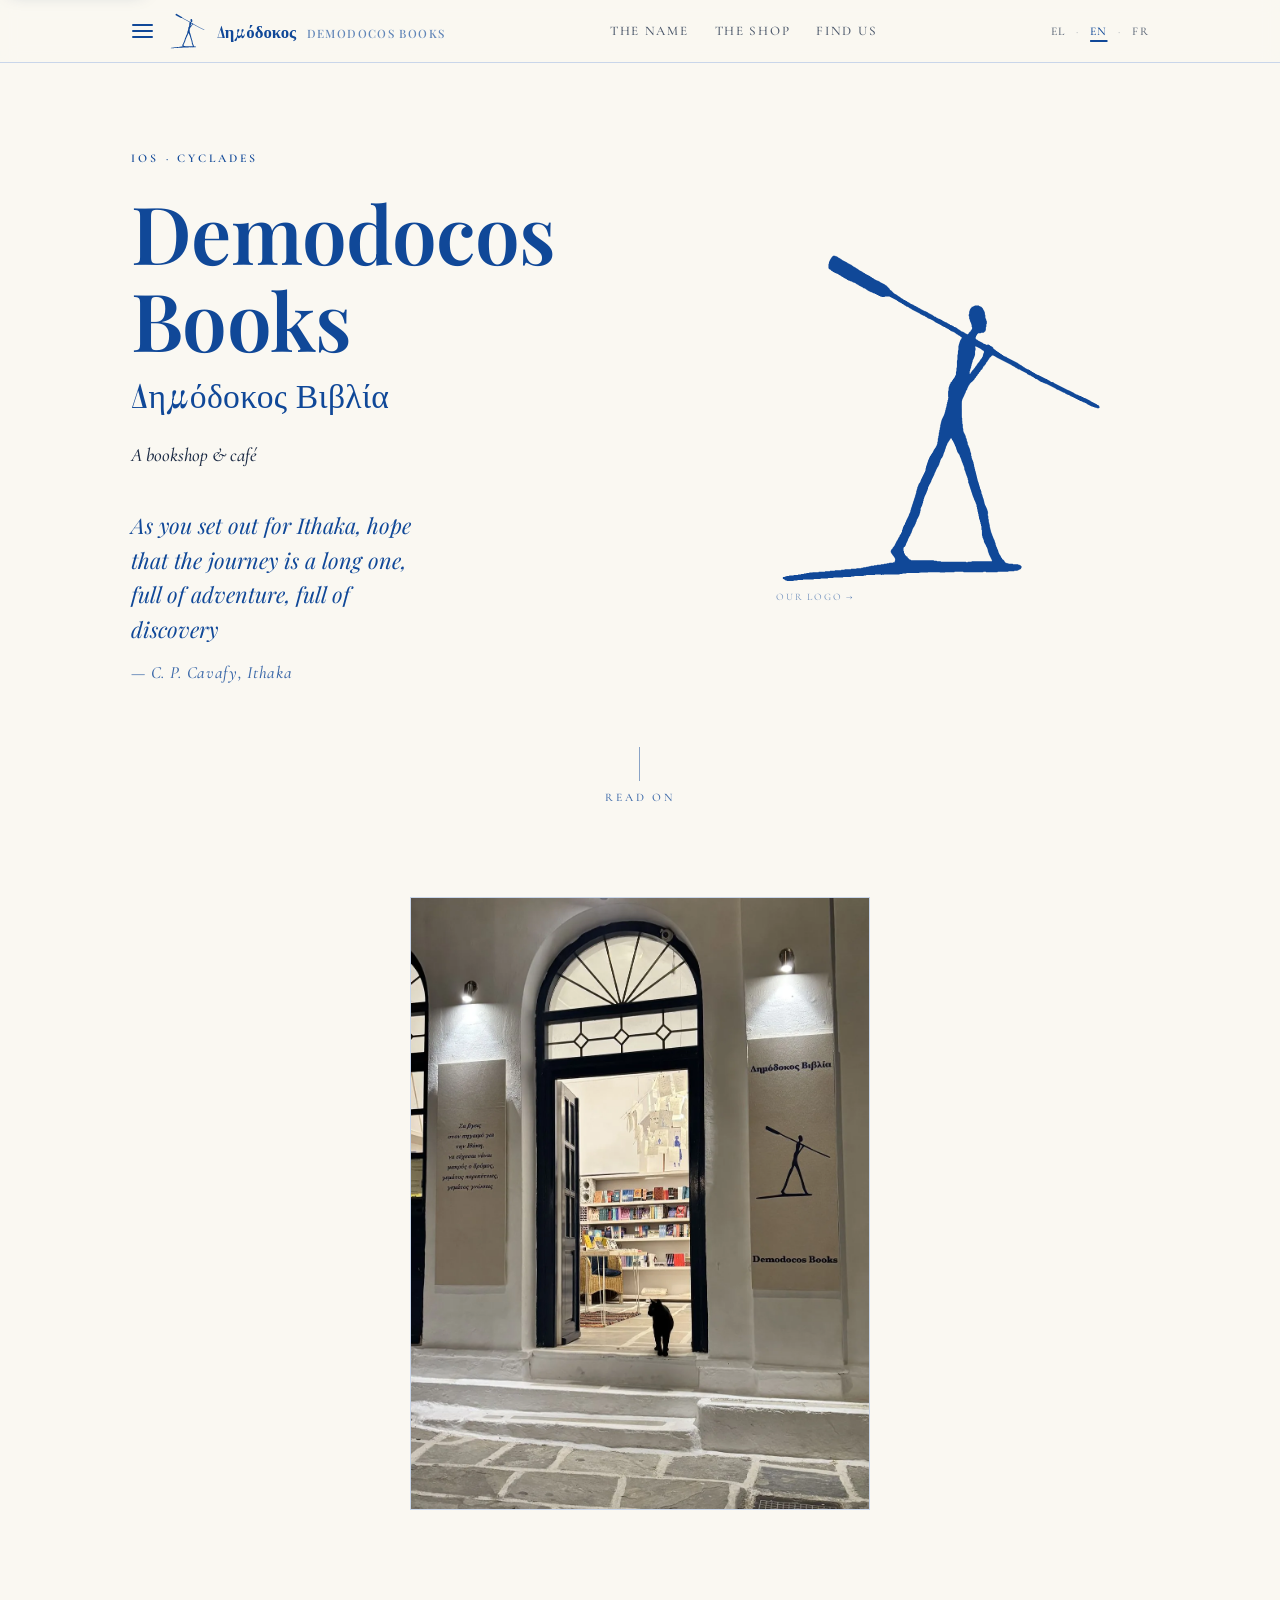
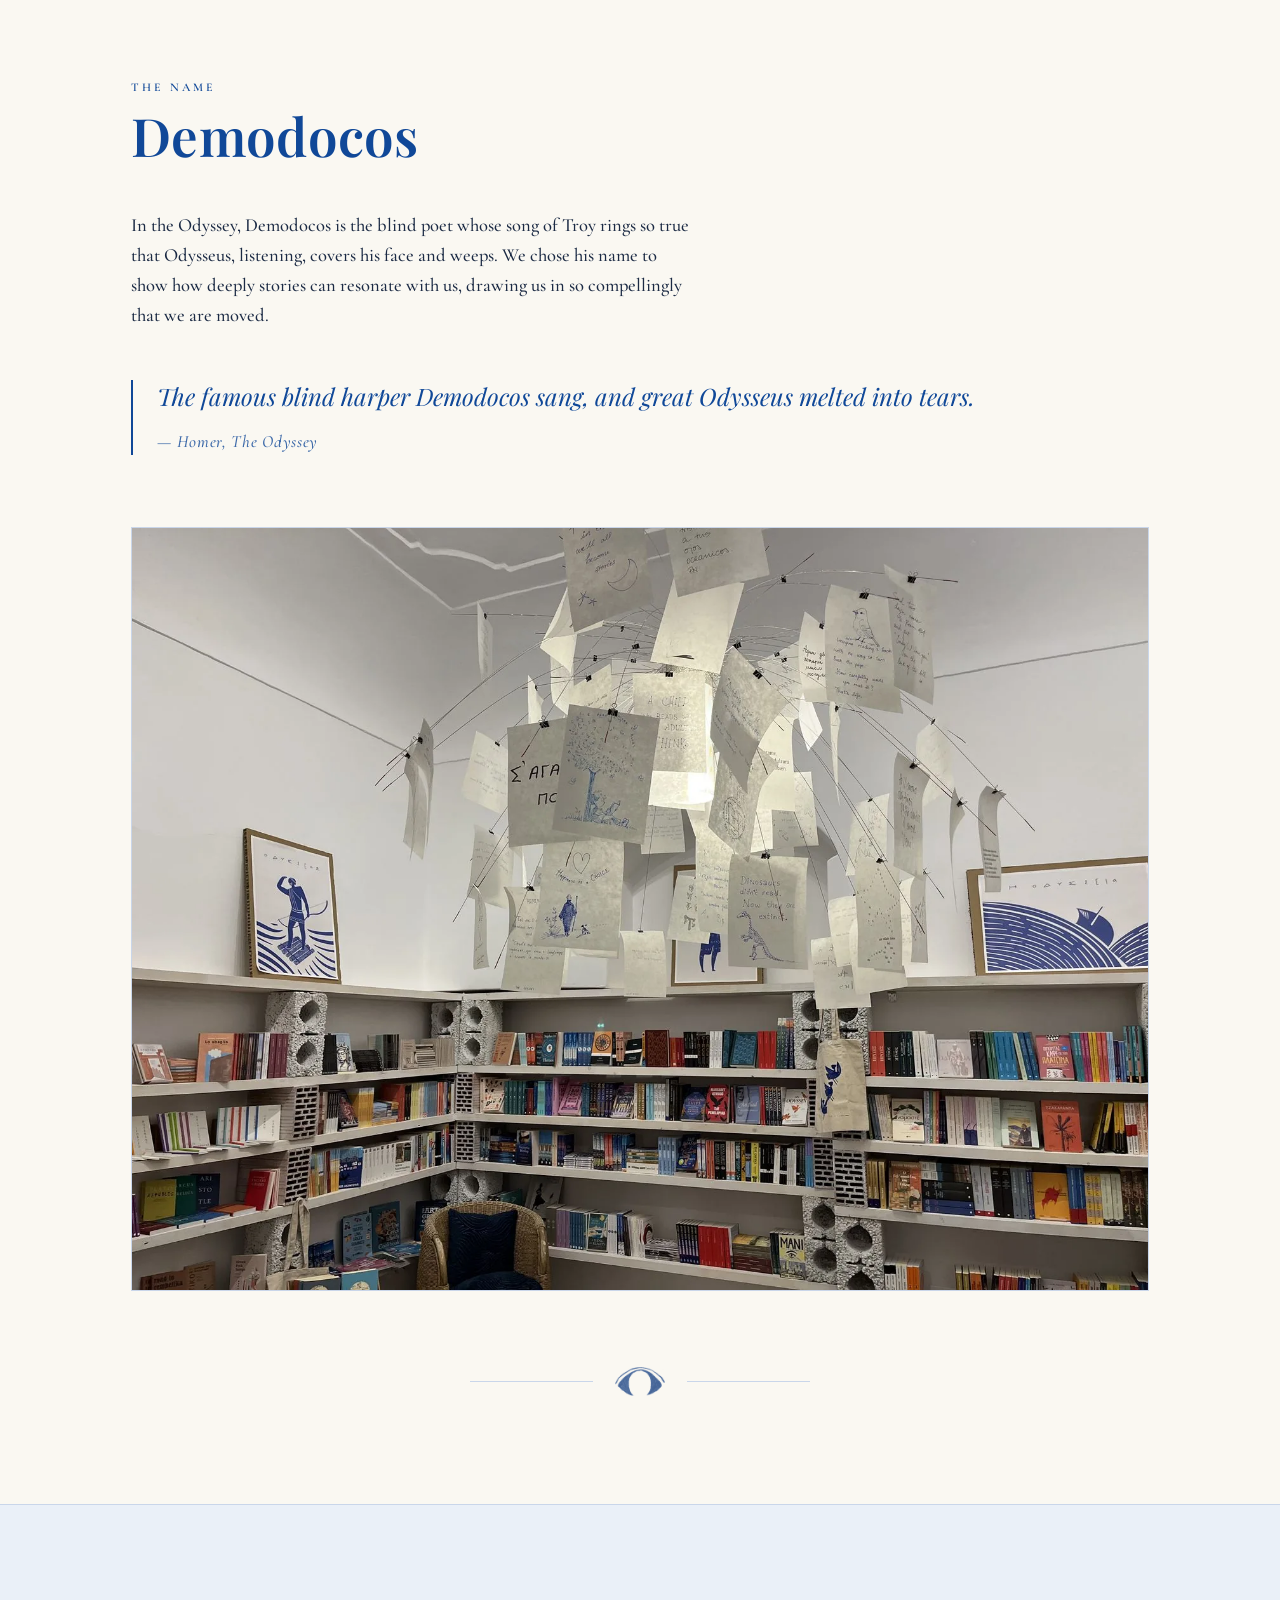
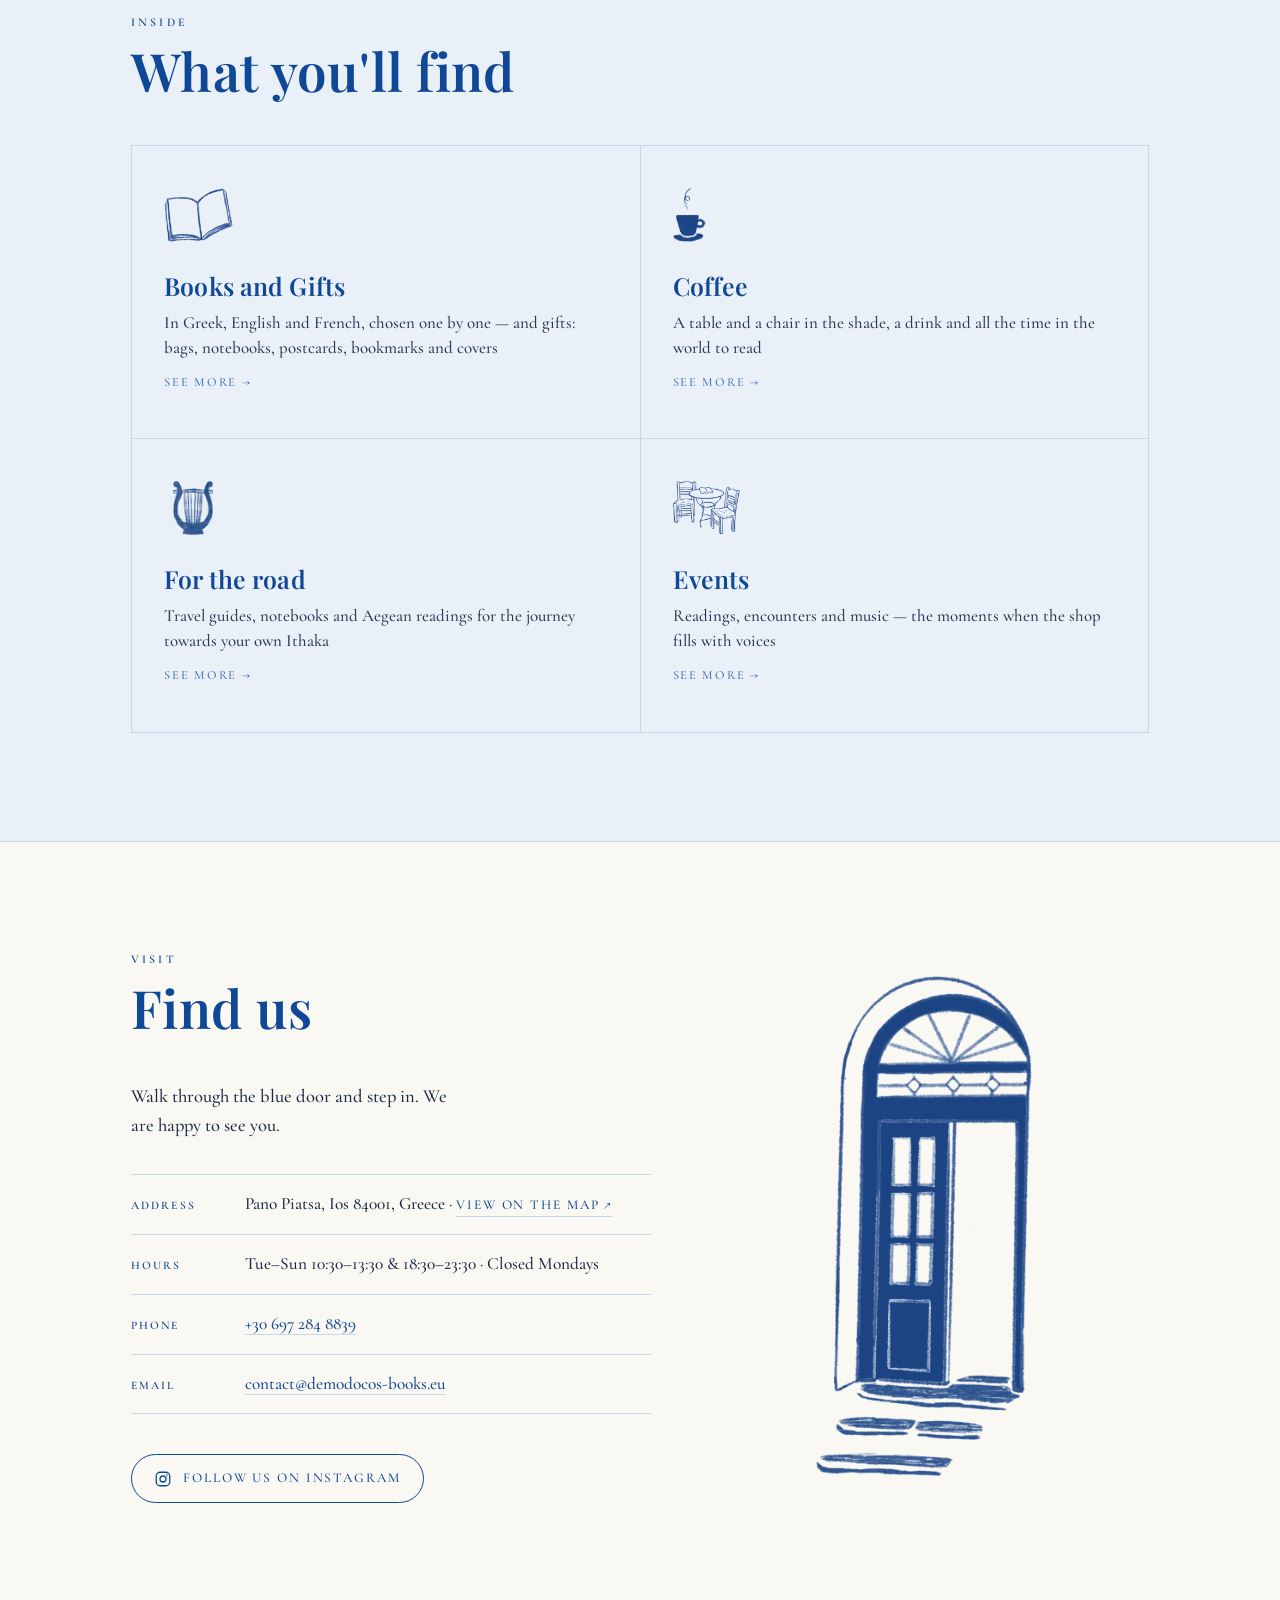
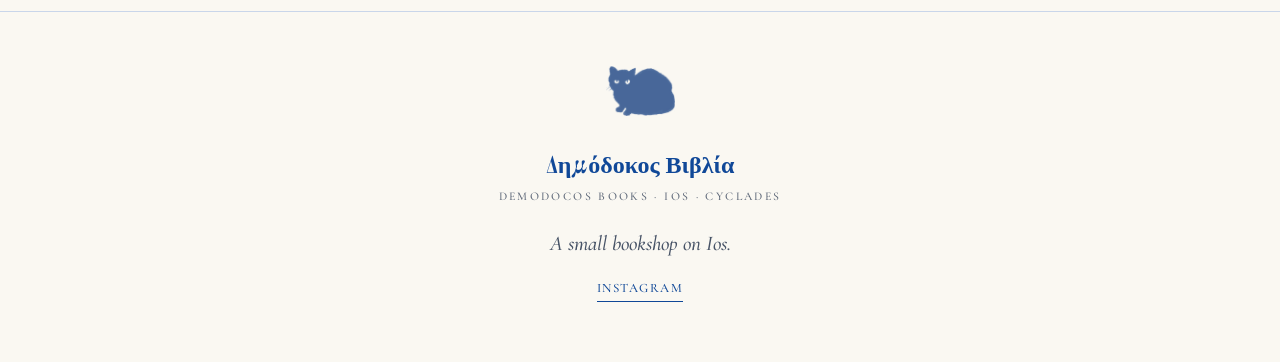
<file: index.html>
<!DOCTYPE html>
<html lang="en">
<head>
<meta charset="utf-8">
<meta name="viewport" content="width=device-width, initial-scale=1">
<meta name="theme-color" content="#104898">
<meta name="google-site-verification" content="bmaRLU1P5XqCJYdTUb9qqTUjNGtjZnTm5DRgJ8FaScw">
<title>Demodocos Books — Librairie & café à Ios, Cyclades (Grèce)</title>
<meta name="description" content="Demodocos Books (Δημόδοκος Βιβλία) — librairie & café indépendante à Ios, dans les Cyclades (Grèce). Des livres en grec, anglais et français, et un café à l'ombre.">
<link rel="canonical" href="https://demodocos-books.eu/">
<meta property="og:type" content="website">
<meta property="og:site_name" content="Demodocos Books">
<meta property="og:url" content="https://demodocos-books.eu/">
<meta property="og:title" content="Demodocos Books — Bookshop & café on Ios, Cyclades">
<meta property="og:description" content="An independent bookshop & café on Ios (Cyclades, Greece). Books in Greek, English and French.">
<meta property="og:image" content="https://demodocos-books.eu/assets/og-card-2.jpg">
<meta property="og:image:width" content="1200">
<meta property="og:image:height" content="630">
<meta property="og:image:alt" content="Demodocos Books logo: the oar-bearer figure in cobalt blue, beside the shop's name">
<meta property="og:locale" content="en_GB">
<meta property="og:locale:alternate" content="fr_FR">
<meta property="og:locale:alternate" content="el_GR">
<meta name="twitter:card" content="summary_large_image">
<meta name="twitter:url" content="https://demodocos-books.eu/">
<meta name="twitter:title" content="Demodocos Books — Bookshop & café on Ios, Cyclades">
<meta name="twitter:description" content="An independent bookshop & café on Ios (Cyclades, Greece). Books in Greek, English and French.">
<meta name="twitter:image" content="https://demodocos-books.eu/assets/og-card-2.jpg">
<script type="application/ld+json">
{
  "@context": "https://schema.org",
  "@type": ["BookStore", "CafeOrCoffeeShop"],
  "name": "Demodocos Books",
  "alternateName": "Δημόδοκος Βιβλία",
  "description": "Librairie & café indépendante à Ios, dans les Cyclades (Grèce). Livres en grec, anglais et français.",
  "url": "https://demodocos-books.eu/",
  "image": "https://demodocos-books.eu/assets/accueil.jpg",
  "logo": "https://demodocos-books.eu/apple-touch-icon.png",
  "telephone": "+306972848839",
  "priceRange": "€€",
  "address": {
    "@type": "PostalAddress",
    "streetAddress": "Pano Piatsa",
    "addressLocality": "Ios",
    "postalCode": "84001",
    "addressRegion": "Cyclades",
    "addressCountry": "GR"
  },
  "areaServed": "Ios, Cyclades, Greece",
  "knowsLanguage": ["el", "en", "fr"],
  "hasMap": "https://maps.app.goo.gl/Qtx7cTPL627Jr9NU8",
  "sameAs": ["https://www.instagram.com/demodocos.books.ios/"],
  "openingHoursSpecification": [
    { "@type": "OpeningHoursSpecification", "dayOfWeek": ["Tuesday","Wednesday","Thursday","Friday","Saturday","Sunday"], "opens": "10:30", "closes": "13:30" },
    { "@type": "OpeningHoursSpecification", "dayOfWeek": ["Tuesday","Wednesday","Thursday","Friday","Saturday","Sunday"], "opens": "18:30", "closes": "23:30" }
  ]
}
</script>
<link rel="icon" href="favicon.svg" type="image/svg+xml">
<link rel="icon" href="favicon.ico" sizes="any">
<link rel="apple-touch-icon" href="apple-touch-icon.png">
<meta name="apple-mobile-web-app-title" content="Δημόδοκος">
<link rel="manifest" href="manifest.json">
<link rel="preconnect" href="https://fonts.googleapis.com">
<link rel="preconnect" href="https://fonts.gstatic.com" crossorigin>
<link href="https://fonts.googleapis.com/css2?family=Cormorant+Garamond:ital,wght@0,400;0,500;0,600;1,400;1,500&family=Playfair+Display:ital,wght@0,400;0,500;0,600;0,700;1,400&display=swap" rel="stylesheet">

<!-- ════════════════════════════════════════════════════════════════════
     ZONE À MODIFIER  —  tout le texte du site est ici, et rien qu'ici.
     Pour chaque ligne : el = grec, en = anglais, fr = français.
     Ne changez que le texte entre les guillemets " ".
     Les éléments marqués  [ À COMPLÉTER ]  attendent vos informations.
     ════════════════════════════════════════════════════════════════════ -->
<script>
const CONTENT = {
  skip_link:      { el:"Μετάβαση στο περιεχόμενο", en:"Skip to content", fr:"Aller au contenu" },

  /* ----- Onglet du navigateur ----- */
  doc_title:      { el:"Δημόδοκος Βιβλία — Βιβλιοπωλείο & καφέ, Ίος (Κυκλάδες)", en:"Demodocos Books — Bookshop & café on Ios, Cyclades, Greece", fr:"Demodocos Books — Librairie & café à Ios, Cyclades (Grèce)" },

  /* ----- Menu du haut ----- */
  nav_name:       { el:"Το όνομα",      en:"The name",   fr:"Le nom" },
  nav_shop:       { el:"Το βιβλιοπωλείο", en:"The shop",   fr:"La librairie" },
  nav_books:      { el:"Βιβλία",        en:"Books",        fr:"Livres" },
  nav_cafe:       { el:"Καφές",         en:"Coffee",       fr:"Café" },
  nav_road:       { el:"Για τον δρόμο", en:"For the road", fr:"Pour la route" },
  nav_events:     { el:"Εκδηλώσεις",     en:"Events",       fr:"Événements" },
  nav_find:       { el:"Πού είμαστε",   en:"Find us",    fr:"Nous trouver" },

  /* ----- Accueil ----- */
  hero_place:     { el:"Ίος · Κυκλάδες", en:"Ios · Cyclades", fr:"Ios · Cyclades" },
  hero_kicker:    { el:"Βιβλιοπωλείο & καφέ", en:"A bookshop & café", fr:"Une librairie & un café" },
  hero_epigraph:  {
    el:"Σα βγεις στον πηγαιμό για την Ιθάκη, να εύχεσαι νάναι μακρύς ο δρόμος, γεμάτος περιπέτειες, γεμάτος γνώσεις",
    en:"As you set out for Ithaka, hope that the journey is a long one, full of adventure, full of discovery",
    fr:"Lorsque tu partiras pour Ithaque, souhaite que la route soit longue, pleine d'aventures, pleine d'enseignements" },
  hero_attr:      { el:"— Κ. Π. Καβάφης, Ιθάκη", en:"— C. P. Cavafy, Ithaka", fr:"— C. P. Cavafy, Ithaque" },
  hero_scroll:    { el:"Συνεχίστε", en:"Read on", fr:"Lire la suite" },

  /* ----- Bandeau « évènement de la semaine » (accueil → page Événements) -----
     Pour changer l'évènement mis en avant : modifier les 3 lignes ci-dessous.
     Pour MASQUER le bandeau (semaine sans évènement) : mettre banner_text à "" (el/en/fr). */
  banner_eyebrow: { el:"Αυτή την εβδομάδα", en:"This week", fr:"Cette semaine" },
  banner_text:    { el:"", en:"", fr:"" },
  banner_date:    { el:"Δευτέρα 24 Αυγούστου · 20:30 · Επάνω Πιάτσα", en:"Monday 24 August · 20:30 · Epano Piatsa", fr:"lundi 24 août · 20h30 · Epano Piatsa" },

  /* ----- Le nom / l'histoire ----- */
  name_label:     { el:"Το όνομα", en:"The name", fr:"Le nom" },
  name_title:     { el:"Δημόδοκος", en:"Demodocos", fr:"Démodocos" },
  name_body:      {
    el:"Στην Οδύσσεια, ο Δημόδοκος είναι ο τυφλός αοιδός που το τραγούδι του για την Τροία είναι τόσο αληθινό, ώστε ο Οδυσσέας, ακούγοντάς το, σκεπάζει το πρόσωπό του και κλαίει. Πήραμε το όνομά του γι' αυτόν τον τρόπο που μια ιστορία διασχίζει το δωμάτιο και σε βρίσκει.",
    en:"In the Odyssey, Demodocos is the blind poet whose song of Troy rings so true that Odysseus, listening, covers his face and weeps. We chose his name to show how deeply stories can resonate with us, drawing us in so compellingly that we are moved.",
    fr:"Dans l'Odyssée, Démodocos est le poète aveugle dont le chant de Troie sonne si juste qu'Ulysse, en l'écoutant, se voile le visage et pleure. Nous avons choisi son nom pour illustrer la profondeur avec laquelle les récits peuvent nous absorber et nous toucher au point de nous transformer." },

  /* ----- Le logo / le porteur de rame (modale — BROUILLONS à relire par Christophe) ----- */
  logo_link:  { el:"Το σήμα μας", en:"Our logo", fr:"Notre logo" },
  logo_close: { el:"Κλείσιμο", en:"Close", fr:"Fermer" },
  logo_label: { el:"Το σήμα μας", en:"Our logo", fr:"Notre logo" },
  logo_title: { el:"Ο άντρας με το κουπί", en:"The oar-bearer", fr:"Le porteur de rame" },
  logo_body: {
    el:"Ο Οδυσσέας ταξίδεψε ως τις παρυφές του Άδη για να συμβουλευτεί τον Τειρεσία, τον θρυλικό τυφλό μάντη, σχετικά με την επιστροφή του στην Ιθάκη. Ο μάντης τού αποκάλυψε τον δρόμο του νόστου, αλλά και μια ακόμη προφητεία. Επειδή ο Ποσειδώνας δεν θα ξεχάσει την οργή του για την τύφλωση του γιου του, ο Οδυσσέας, αφού επιστρέψει και τιμωρήσει τους μνηστήρες, θα πρέπει να αφήσει ξανά το σπίτι του. Κρατώντας ένα κουπί στον ώμο, θα πρέπει να προχωρήσει προς την ενδοχώρα, ώσπου να φτάσει σε ανθρώπους που δεν γνωρίζουν τίποτε από πλοία, από κουπιά ή από θάλασσα. Μόνο όταν ένας οδοιπόρος περάσει το κουπί για λιχνιστήρι, θα φτάσει στο τέλος της η δεύτερη οδύσσειά του. Εκεί θα μπήξει το κουπί στη γη, θα προσφέρει θυσίες στον Ποσειδώνα και, τέλος, θα επιστρέψει στην πατρίδα του για να ζήσει ειρηνικά τα χρόνια που του απομένουν.",
    en:"Odysseus journeyed to the edge of the Underworld to consult Tiresias, the legendary blind seer, about his return to Ithaca. The diviner revealed both the path home and a further prophecy. As atonement for blinding Poseidon's son and for his own hubris, Odysseus would have to abandon his wife and son once again after his return. Carrying an oar over his shoulder, he must wander inland until encountering people who know nothing of ships or the sea. Only when a stranger mistakes the oar for a winnowing fan will his second odyssey come to an end. There he will plant it in the earth, offer sacrifices and finally return home to live out his remaining years in peace.",
    fr:"Ulysse se rendit aux confins des Enfers afin de consulter Tirésias, le légendaire devin aveugle, au sujet de son retour à Ithaque. Le prophète lui révéla à la fois le chemin du retour et une autre prophétie. Pour expier l'aveuglement du fils de Poséidon et sa propre hubris, Ulysse devra, après son retour, abandonner une fois encore sa femme et son fils. Portant une rame sur l'épaule, il lui faudra errer vers l'intérieur des terres jusqu'à rencontrer des peuples qui ne connaissent rien des navires ni de la mer. Ce n'est que lorsqu'un étranger prendra la rame pour un van* que sa seconde odyssée prendra fin. Là, il plantera la rame dans la terre, offrira des sacrifices et rentrera enfin chez lui pour vivre en paix les années qui lui resteront." },
  logo_note: { el:"", en:"", fr:"* van : outil agricole servant à séparer le grain de la balle." },

  homer_epigraph: {
    el:"Ο ξακουστός τυφλός αοιδός Δημόδοκος τραγουδούσε, κι ο μέγας Οδυσσέας έλιωνε στα δάκρυα.",
    en:"The famous blind harper Demodocos sang, and great Odysseus melted into tears.",
    fr:"Le célèbre aède aveugle Démodocos chanta, et le grand Ulysse fondit en larmes." },
  homer_attr:     { el:"— Όμηρος, Οδύσσεια", en:"— Homer, The Odyssey", fr:"— Homère, L'Odyssée" },

  /* ----- La librairie ----- */
  shop_label:     { el:"Μέσα", en:"Inside", fr:"À l'intérieur" },
  shop_title:     { el:"Τι θα βρείτε", en:"What you'll find", fr:"Ce que vous trouverez" },
  card_books_t:   { el:"Βιβλία & δώρα", en:"Books and Gifts", fr:"Livres et cadeaux" },
  card_books_b:   {
    el:"Στα ελληνικά, αγγλικά και γαλλικά, διαλεγμένα ένα ένα — και δώρα: τσάντες, σημειωματάρια, σελιδοδείκτες και προστατευτικά βιβλίων",
    en:"In Greek, English and French, chosen one by one — and gifts: bags, notebooks, postcards, bookmarks and covers",
    fr:"En grec, anglais et français, choisis un à un — et des cadeaux : sacs, carnets, cartes postales, marque-pages et protège-livres" },
  card_cafe_t:    { el:"Καφές", en:"Coffee", fr:"Un café" },
  card_cafe_b:    {
    el:"Ένα τραπέζι και μια καρέκλα στη σκιά, ένα ρόφημα κι όλον τον χρόνο του κόσμου για διάβασμα",
    en:"A table and a chair in the shade, a drink and all the time in the world to read",
    fr:"Une table et une chaise à l'ombre, une boisson et tout le temps du monde pour lire" },
  card_island_t:  { el:"Για τον δρόμο", en:"For the road", fr:"Pour la route" },
  card_island_b:  {
    el:"Ταξιδιωτικοί οδηγοί, σημειωματάρια και αναγνώσματα των νησιών του Αιγαίου για το ταξίδι προς τη δική σας Ιθάκη",
    en:"Travel guides, notebooks and Aegean readings for the journey towards your own Ithaka",
    fr:"Des livrets de voyage, des carnets de notes et des lectures égéennes pour vous accompagner vers vos propres Ithaques" },
  card_events_t:  { el:"Εκδηλώσεις", en:"Events", fr:"Rendez-vous" },
  card_events_b:  {
    el:"Αναγνώσεις, συναντήσεις και μουσική — οι στιγμές που το βιβλιοπωλείο γεμίζει φωνές",
    en:"Readings, encounters and music — the moments when the shop fills with voices",
    fr:"Lectures, rencontres et musique — les moments où la librairie se remplit de voix" },
  card_more:      { el:"Δείτε περισσότερα", en:"See more", fr:"En savoir plus" },

  /* ----- Nous trouver ----- */
  find_label:     { el:"Επίσκεψη", en:"Visit", fr:"Venir" },
  find_title:     { el:"Πού θα μας βρείτε", en:"Find us", fr:"Nous trouver" },
  find_body:      {
    el:"Περάστε τη μπλε πόρτα και ελάτε μέσα. Χαιρόμαστε που σας βλέπουμε.",
    en:"Walk through the blue door and step in. We are happy to see you.",
    fr:"Passez la porte bleue et entrez. Nous sommes heureux de vous voir." },
  find_addr_label:{ el:"Διεύθυνση", en:"Address", fr:"Adresse" },
  find_addr:      { el:"Πάνω Πιάτσα, Ίος 840 01", en:"Pano Piatsa, Ios 84001, Greece", fr:"Pano Piatsa, Ios 84001, Grèce" },
  find_hours_label:{ el:"Ώρες", en:"Hours", fr:"Horaires" },
  find_hours:     { el:"Τρί–Κυρ 10:30–13:30 & 18:30–23:30 · Δευτέρα κλειστά", en:"Tue–Sun 10:30–13:30 & 18:30–23:30 · Closed Mondays", fr:"Mar–Dim 10h30–13h30 & 18h30–23h30 · Fermé le lundi" },
  find_phone_label:{ el:"Τηλέφωνο", en:"Phone", fr:"Téléphone" },
  find_email_label:{ el:"Email", en:"Email", fr:"E-mail" },
  find_map:       { el:"Δείτε στον χάρτη", en:"View on the map", fr:"Voir sur la carte" },
  find_insta:     { el:"Ακολουθήστε μας στο Instagram", en:"Follow us on Instagram", fr:"Suivez-nous sur Instagram" },

  /* ----- Pied de page ----- */
  foot_tagline:   { el:"Ένα μικρό βιβλιοπωλείο στην Ίο.", en:"A small bookshop on Ios.", fr:"Une petite librairie à Ios." },
  foot_legal:     { el:"Νομικές πληροφορίες", en:"Legal notice", fr:"Mentions légales" }
};

/* ----- Lien Instagram (à laisser ou à mettre à jour) ----- */
const INSTAGRAM_URL = "https://www.instagram.com/demodocos.books.ios/";

/* ----- Téléphone, e-mail et lien Google Maps ----- */
const PHONE = "+30 697 284 8839";
const EMAIL = "contact@demodocos-books.eu";
const MAPS_URL = "https://maps.app.goo.gl/Qtx7cTPL627Jr9NU8";

/* ----- Langue affichée à l'arrivée : "en", "fr" ou "el" ----- */
const DEFAULT_LANG = "en";
</script>
<!-- ═══════════════ FIN DE LA ZONE À MODIFIER ═══════════════ -->

<link rel="stylesheet" href="styles.css">
<style>
  /* La modale d'explication s'ouvre de DEUX façons (toutes deux branchées sur .js-logo-open) :
     (1) le lien visible « Notre logo → » en bas à gauche du porteur de rame — comme en prod,
         mais MASQUÉ sous le breakpoint mobile (là où il tombait près de l'eyebrow et cassait
         la lecture) ;
     (2) le porteur de rame lui-même, via un bouton transparent qui le couvre — reste le moyen
         d'ouvrir la modale sur mobile. (Scopé ici ; à porter dans styles.css.) */
  .figure-stage .logo-wrap{position:relative;width:min(330px,80%);margin-inline:auto;line-height:0;cursor:pointer}
  .figure-stage .logo-wrap svg.fig{width:100%;transition:opacity .2s}
  .figure-stage .logo-wrap:hover svg.fig{opacity:.82}   /* léger repli au survol → indique le clic */
  @media(max-width:680px){ .figure-stage .logo-wrap{width:min(220px,56%)} }
  /* (2) bouton transparent couvrant tout le logo — grande cible, déclencheur accessible partout */
  .logo-btn{position:absolute;inset:0;z-index:3;margin:0;padding:0;background:none;border:0;cursor:pointer}
  .logo-btn:focus-visible{outline:2px solid var(--ink);outline-offset:4px;border-radius:4px}
  .logo-btn .sr-only{position:absolute;width:1px;height:1px;padding:0;margin:-1px;
    overflow:hidden;clip:rect(0 0 0 0);white-space:nowrap;border:0}   /* libellé lecteurs d'écran, invisible */
  /* (1) lien visible en bas à gauche (identique à la prod), masqué sur mobile */
  .logo-link{position:absolute;left:0;bottom:-1.6em;z-index:4;
    background:none;border:0;cursor:pointer;padding:0;
    font-family:var(--body);text-transform:uppercase;letter-spacing:.18em;font-size:.62rem;
    color:var(--ink);opacity:.6;white-space:nowrap}
  .logo-link::after{content:" \2192"}
  .logo-link:hover{opacity:1}
  @media(max-width:780px){ .logo-link{display:none} }

  dialog.logo-modal{box-sizing:border-box;width:92vw;max-width:560px;max-height:86vh;
    border:0;padding:0;background:var(--wash);color:var(--text);border-radius:6px;
    overflow:hidden;box-shadow:0 24px 70px rgba(10,46,99,.32)}
  dialog.logo-modal::backdrop{background:rgba(10,46,99,.55)}
  /* filigrane : rattaché au dialog (reste fixe pendant que le texte défile) */
  .logo-modal .mark{position:absolute;right:clamp(8px,3vw,24px);bottom:0;
    width:min(58%,240px);height:auto;opacity:.08;pointer-events:none;z-index:0}
  /* .inner = zone défilable (le texte défile DANS la fenêtre) */
  .logo-modal .inner{box-sizing:border-box;position:relative;z-index:1;
    max-height:86vh;overflow-y:auto;-webkit-overflow-scrolling:touch;
    padding:clamp(26px,5vw,52px)}
  .logo-modal .body{position:relative}
  .logo-modal .label{display:block;margin-bottom:.7em}
  .logo-modal h2{font-size:clamp(1.5rem,3.2vw,2rem);margin:0 0 .6em}
  .logo-modal .txt{font-size:1.06rem;line-height:1.6;max-width:44ch;margin:0;
    overflow-wrap:break-word;text-align:justify;hyphens:auto}
  .logo-modal .gloss{margin:.9em 0 0;font-size:.86rem;font-style:italic;
    line-height:1.5;color:var(--text);opacity:.7}
  .logo-modal .gloss:empty{display:none}
  .logo-modal .close{position:absolute;top:10px;right:14px;z-index:2;background:none;border:0;
    font-size:1.9rem;line-height:1;color:var(--ink);cursor:pointer;opacity:.6;padding:.1em .2em}
  .logo-modal .close:hover{opacity:1}
  @media(max-width:520px){
    .logo-modal .txt{font-size:.94rem;line-height:1.58}
    .logo-modal h2{font-size:1.4rem}
  }

  /* Bandeau « évènement de la semaine » : sous l'en-tête, cliquable → events.html.
     Pile centrée IDENTIQUE mobile/laptop (aucun CSS séparé par taille) : eyebrow (quasi-noir)
     + titre (Playfair 600, cobalt, agrandi) + date. (Scopé ici ; à porter dans styles.css.) */
  .event-banner{display:block;background:var(--wash);border-bottom:1px solid var(--line);
    color:var(--ink);text-decoration:none;font-family:var(--body)}
  .event-banner[hidden]{display:none}
  .event-banner .eb-inner{display:flex;flex-direction:column;align-items:center;text-align:center;
    gap:.28em;padding-top:14px;padding-bottom:14px}
  .event-banner .eb-eyebrow{text-transform:uppercase;letter-spacing:.24em;font-size:.74rem;
    font-weight:600;color:var(--text)}
  .event-banner .eb-text{font-family:var(--display);font-weight:600;font-size:1.3rem;line-height:1.24;
    color:var(--ink)}
  .event-banner .eb-meta{display:inline-flex;align-items:center;gap:.55em;
    font-size:.92rem;letter-spacing:.02em;color:var(--text);opacity:.9}
  .event-banner .eb-arrow{transition:transform .2s}
  .event-banner:hover .eb-text{text-decoration:underline;text-underline-offset:3px}
  .event-banner:hover .eb-arrow{transform:translateX(3px)}
</style>
</head>
<body>
<a class="skip-link" href="#main" data-i18n="skip_link">Aller au contenu</a>

<!-- jeu d'icônes (réutilisées par <use>) -->
<svg width="0" height="0" style="position:absolute" aria-hidden="true">
  <symbol id="i-eye" viewBox="0 0 64 36" fill="none" stroke="currentColor" stroke-width="2.2" stroke-linecap="round" stroke-linejoin="round">
    <path d="M3 18 C 16 5, 48 5, 61 18 C 48 31, 16 31, 3 18 Z"/><circle cx="32" cy="18" r="7.5"/><circle cx="32" cy="18" r="2.6" fill="currentColor" stroke="none"/>
  </symbol>
  <symbol id="i-book" viewBox="0 0 64 50" fill="none" stroke="currentColor" stroke-width="2.2" stroke-linecap="round" stroke-linejoin="round">
    <path d="M32 13 C 24 7, 11 7, 5 11 L5 40 C 11 36, 24 36, 32 42 C 40 36, 53 36, 59 40 L59 11 C 53 7, 40 7, 32 13 Z"/><path d="M32 13 L32 42"/>
  </symbol>
  <symbol id="i-cup" viewBox="0 0 48 44" fill="none" stroke="currentColor" stroke-width="2.2" stroke-linecap="round" stroke-linejoin="round">
    <path d="M7 17 H37 V29 a11 11 0 0 1 -11 11 H18 a11 11 0 0 1 -11 -11 Z"/><path d="M37 19 a8 8 0 0 1 0 15"/><path d="M15 6 q3 4 0 8 M23 6 q3 4 0 8 M31 6 q3 4 0 8"/>
  </symbol>
  <symbol id="i-lyre" viewBox="0 0 48 56" fill="none" stroke="currentColor" stroke-width="2.2" stroke-linecap="round" stroke-linejoin="round">
    <path d="M13 50 C 4 39, 5 13, 16 7 M35 50 C 44 39, 43 13, 32 7"/><path d="M13 50 H35"/><path d="M16 7 q8 -5 16 0"/><path d="M19 13 V47 M24 12 V48 M29 13 V47"/>
  </symbol>
  <symbol id="i-cat" viewBox="0 0 48 44" fill="none" stroke="currentColor" stroke-width="2.2" stroke-linecap="round" stroke-linejoin="round">
    <path d="M9 39 C 5 30, 6 17, 13 11 L9 3 L18 10 a15 8 0 0 1 12 0 L39 3 L35 11 C 42 17, 43 30, 39 39 Z"/><circle cx="19" cy="23" r="1.6" fill="currentColor" stroke="none"/><circle cx="29" cy="23" r="1.6" fill="currentColor" stroke="none"/>
  </symbol>
  <symbol id="i-insta" viewBox="0 0 24 24" fill="none" stroke="currentColor" stroke-width="1.7" stroke-linecap="round" stroke-linejoin="round">
    <rect x="3" y="3" width="18" height="18" rx="5"/><circle cx="12" cy="12" r="4"/><circle cx="17.2" cy="6.8" r="1.1" fill="currentColor" stroke="none"/>
  </symbol>
</svg>

<header>
  <div class="wrap bar">
    <div class="bar-left">
      <button class="nav-toggle" id="nav-toggle" type="button" aria-label="Menu" aria-expanded="false" aria-controls="primary-nav">
        <span class="nav-toggle-bars" aria-hidden="true"></span>
      </button>
      <a class="brand" href="index.html"><img class="brand-logo" src="assets/oar-bearer.svg" alt="" aria-hidden="true" width="2019" height="2070"><span class="brand-name"><span class="gr">Δημόδοκος</span><span class="lat">Demodocos Books</span></span></a>
    </div>
    <nav class="links-inline" aria-label="Sections">
      <a href="#name" data-i18n="nav_name"></a>
      <a href="#shop" data-i18n="nav_shop"></a>
      <a href="#find" data-i18n="nav_find"></a>
    </nav>
    <nav class="links" id="primary-nav">
      <a href="#name" data-i18n="nav_name"></a>
      <a href="#shop" data-i18n="nav_shop"></a>
      <a class="sub" href="books.html" data-i18n="nav_books"></a>
      <a class="sub" href="coffee.html" data-i18n="nav_cafe"></a>
      <a class="sub" href="road.html" data-i18n="nav_road"></a>
      <a class="sub" href="events.html" data-i18n="nav_events"></a>
      <a href="#find" data-i18n="nav_find"></a>
    </nav>
    <div class="langs" role="group" aria-label="Language">
      <button data-lang="el">EL</button><span class="sep">·</span>
      <button data-lang="en">EN</button><span class="sep">·</span>
      <button data-lang="fr">FR</button>
    </div>
  </div>
</header>

<!-- Bandeau « évènement de la semaine » — masqué automatiquement si banner_text est vide -->
<a class="event-banner" id="event-banner" href="events.html">
  <span class="eb-inner wrap">
    <span class="eb-eyebrow" data-i18n="banner_eyebrow"></span>
    <span class="eb-text" data-i18n="banner_text"></span>
    <span class="eb-meta"><span class="eb-date" data-i18n="banner_date"></span><span class="eb-arrow" aria-hidden="true">→</span></span>
  </span>
</a>

<main id="main">
  <!-- ACCUEIL -->
  <section class="hero">
    <div class="wrap hero-grid">
      <div>
        <div class="hero-place label reveal" data-i18n="hero_place"></div>
        <h1 class="reveal">Demodocos<br>Books</h1>
        <div class="gr-title reveal">Δημόδοκος Βιβλία</div>
        <div class="hero-kicker reveal" data-i18n="hero_kicker"></div>
        <div class="hero-epi reveal">
          <span class="epigraph" data-i18n="hero_epigraph"></span>
          <span class="attr" data-i18n="hero_attr"></span>
        </div>
      </div>
      <div class="figure-stage reveal">
        <div class="logo-wrap">
        <svg class="fig" viewBox="0 0 2019.000000 2070.000000" fill="currentColor" aria-hidden="true"><g transform="translate(0.000000,2070.000000) scale(0.100000,-0.100000)"><path d="M3480 20265 c0 -8 -7 -15 -15 -15 -8 0 -15 -7 -15 -15 0 -8 -7 -15
-15 -15 -8 0 -15 -7 -15 -15 0 -8 -7 -15 -15 -15 -10 0 -15 -10 -15 -30 0 -20
-5 -30 -15 -30 -8 0 -15 -7 -15 -15 0 -8 -7 -15 -15 -15 -10 0 -15 -10 -15
-30 0 -20 -5 -30 -15 -30 -10 0 -15 -10 -15 -30 0 -20 -5 -30 -15 -30 -10 0
-15 -10 -15 -30 0 -20 -5 -30 -15 -30 -12 0 -15 -13 -15 -60 0 -47 -3 -60 -15
-60 -13 0 -15 -23 -15 -150 0 -127 2 -150 15 -150 8 0 15 -7 15 -15 0 -8 7
-15 15 -15 8 0 15 -7 15 -15 0 -10 10 -15 30 -15 20 0 30 -5 30 -15 0 -8 7
-15 15 -15 8 0 15 -7 15 -15 0 -8 7 -15 15 -15 8 0 15 -7 15 -15 0 -10 10 -15
30 -15 20 0 30 -5 30 -15 0 -8 7 -15 15 -15 8 0 15 -7 15 -15 0 -10 10 -15 30
-15 20 0 30 -5 30 -15 0 -10 10 -15 30 -15 20 0 30 -5 30 -15 0 -10 10 -15 30
-15 20 0 30 -5 30 -15 0 -11 12 -15 45 -15 33 0 45 -4 45 -15 0 -10 10 -15 30
-15 20 0 30 -5 30 -15 0 -8 7 -15 15 -15 8 0 15 -7 15 -15 0 -10 10 -15 30
-15 20 0 30 -5 30 -15 0 -10 10 -15 30 -15 20 0 30 -5 30 -15 0 -8 7 -15 15
-15 8 0 15 -7 15 -15 0 -10 10 -15 30 -15 20 0 30 -5 30 -15 0 -10 10 -15 30
-15 20 0 30 -5 30 -15 0 -8 7 -15 15 -15 8 0 15 -7 15 -15 0 -10 10 -15 30
-15 20 0 30 -5 30 -15 0 -10 10 -15 30 -15 20 0 30 -5 30 -15 0 -10 10 -15 30
-15 20 0 30 -5 30 -15 0 -8 7 -15 15 -15 8 0 15 -7 15 -15 0 -10 10 -15 30
-15 20 0 30 -5 30 -15 0 -10 10 -15 30 -15 20 0 30 -5 30 -15 0 -10 10 -15 30
-15 20 0 30 -5 30 -15 0 -11 12 -15 45 -15 33 0 45 -4 45 -15 0 -10 10 -15 30
-15 20 0 30 -5 30 -15 0 -10 10 -15 30 -15 20 0 30 -5 30 -15 0 -11 12 -15 45
-15 33 0 45 -4 45 -15 0 -10 10 -15 30 -15 20 0 30 -5 30 -15 0 -8 7 -15 15
-15 8 0 15 -7 15 -15 0 -10 10 -15 30 -15 20 0 30 -5 30 -15 0 -10 10 -15 30
-15 20 0 30 -5 30 -15 0 -8 7 -15 15 -15 8 0 15 -7 15 -15 0 -10 10 -15 30
-15 20 0 30 -5 30 -15 0 -10 10 -15 30 -15 20 0 30 -5 30 -15 0 -10 10 -15 30
-15 20 0 30 -5 30 -15 0 -10 10 -15 30 -15 20 0 30 -5 30 -15 0 -8 7 -15 15
-15 8 0 15 -7 15 -15 0 -11 12 -15 45 -15 33 0 45 -4 45 -15 0 -10 10 -15 30
-15 20 0 30 -5 30 -15 0 -8 7 -15 15 -15 8 0 15 -7 15 -15 0 -10 10 -15 30
-15 20 0 30 -5 30 -15 0 -8 7 -15 15 -15 8 0 15 -7 15 -15 0 -10 10 -15 30
-15 20 0 30 -5 30 -15 0 -10 10 -15 30 -15 20 0 30 -5 30 -15 0 -10 10 -15 30
-15 20 0 30 -5 30 -15 0 -11 12 -15 45 -15 33 0 45 -4 45 -15 0 -10 10 -15 30
-15 20 0 30 -5 30 -15 0 -10 10 -15 30 -15 20 0 30 -5 30 -15 0 -10 10 -15 30
-15 20 0 30 -5 30 -15 0 -10 10 -15 30 -15 20 0 30 -5 30 -15 0 -10 10 -15 30
-15 20 0 30 -5 30 -15 0 -10 10 -15 30 -15 20 0 30 -5 30 -15 0 -10 10 -15 30
-15 20 0 30 -5 30 -15 0 -10 10 -15 30 -15 20 0 30 -5 30 -15 0 -11 12 -15 45
-15 33 0 45 -4 45 -15 0 -12 18 -15 105 -15 87 0 105 3 105 15 0 13 23 15 150
15 127 0 150 -2 150 -15 0 -10 10 -15 30 -15 20 0 30 -5 30 -15 0 -10 10 -15
30 -15 20 0 30 -5 30 -15 0 -10 10 -15 30 -15 20 0 30 -5 30 -15 0 -10 10 -15
30 -15 20 0 30 -5 30 -15 0 -10 10 -15 30 -15 20 0 30 -5 30 -15 0 -10 10 -15
30 -15 20 0 30 -5 30 -15 0 -10 10 -15 30 -15 20 0 30 -5 30 -15 0 -8 7 -15
15 -15 8 0 15 -7 15 -15 0 -10 10 -15 30 -15 20 0 30 -5 30 -15 0 -8 7 -15 15
-15 8 0 15 -7 15 -15 0 -10 10 -15 30 -15 20 0 30 -5 30 -15 0 -10 10 -15 30
-15 20 0 30 -5 30 -15 0 -10 10 -15 30 -15 20 0 30 -5 30 -15 0 -8 7 -15 15
-15 8 0 15 -7 15 -15 0 -10 10 -15 30 -15 20 0 30 -5 30 -15 0 -10 10 -15 30
-15 20 0 30 -5 30 -15 0 -8 7 -15 15 -15 8 0 15 -7 15 -15 0 -10 10 -15 30
-15 20 0 30 -5 30 -15 0 -8 7 -15 15 -15 8 0 15 -7 15 -15 0 -8 7 -15 15 -15
8 0 15 -7 15 -15 0 -11 12 -15 45 -15 33 0 45 -4 45 -15 0 -10 10 -15 30 -15
20 0 30 -5 30 -15 0 -8 7 -15 15 -15 8 0 15 -7 15 -15 0 -10 10 -15 30 -15 20
0 30 -5 30 -15 0 -10 10 -15 30 -15 20 0 30 -5 30 -15 0 -8 7 -15 15 -15 8 0
15 -7 15 -15 0 -10 10 -15 30 -15 20 0 30 -5 30 -15 0 -10 10 -15 30 -15 20 0
30 -5 30 -15 0 -10 10 -15 30 -15 20 0 30 -5 30 -15 0 -10 10 -15 30 -15 20 0
30 -5 30 -15 0 -10 10 -15 30 -15 20 0 30 -5 30 -15 0 -10 10 -15 30 -15 20 0
30 -5 30 -15 0 -10 10 -15 30 -15 20 0 30 -5 30 -15 0 -10 10 -15 30 -15 20 0
30 -5 30 -15 0 -8 7 -15 15 -15 8 0 15 -7 15 -15 0 -10 10 -15 30 -15 20 0 30
-5 30 -15 0 -10 10 -15 30 -15 20 0 30 -5 30 -15 0 -10 10 -15 30 -15 20 0 30
-5 30 -15 0 -11 12 -15 45 -15 33 0 45 -4 45 -15 0 -8 7 -15 15 -15 8 0 15 -7
15 -15 0 -10 10 -15 30 -15 20 0 30 -5 30 -15 0 -10 10 -15 30 -15 20 0 30 -5
30 -15 0 -8 7 -15 15 -15 8 0 15 -7 15 -15 0 -10 10 -15 30 -15 20 0 30 -5 30
-15 0 -10 10 -15 30 -15 20 0 30 -5 30 -15 0 -10 10 -15 30 -15 20 0 30 -5 30
-15 0 -10 10 -15 30 -15 20 0 30 -5 30 -15 0 -10 10 -15 30 -15 20 0 30 -5 30
-15 0 -10 10 -15 30 -15 20 0 30 -5 30 -15 0 -8 7 -15 15 -15 8 0 15 -7 15
-15 0 -10 10 -15 30 -15 20 0 30 -5 30 -15 0 -8 7 -15 15 -15 8 0 15 -7 15
-15 0 -10 10 -15 30 -15 20 0 30 -5 30 -15 0 -10 10 -15 30 -15 20 0 30 -5 30
-15 0 -10 10 -15 30 -15 20 0 30 -5 30 -15 0 -10 10 -15 30 -15 20 0 30 -5 30
-15 0 -10 10 -15 30 -15 20 0 30 -5 30 -15 0 -10 10 -15 30 -15 20 0 30 -5 30
-15 0 -8 7 -15 15 -15 8 0 15 -7 15 -15 0 -10 10 -15 30 -15 20 0 30 -5 30
-15 0 -10 10 -15 30 -15 20 0 30 -5 30 -15 0 -11 12 -15 45 -15 33 0 45 -4 45
-15 0 -8 7 -15 15 -15 8 0 15 -7 15 -15 0 -10 10 -15 30 -15 20 0 30 -5 30
-15 0 -10 10 -15 30 -15 20 0 30 -5 30 -15 0 -10 10 -15 30 -15 20 0 30 -5 30
-15 0 -8 7 -15 15 -15 8 0 15 -7 15 -15 0 -10 10 -15 30 -15 20 0 30 -5 30
-15 0 -8 7 -15 15 -15 8 0 15 -7 15 -15 0 -10 10 -15 30 -15 20 0 30 -5 30
-15 0 -10 10 -15 30 -15 20 0 30 -5 30 -15 0 -10 10 -15 30 -15 20 0 30 -5 30
-15 0 -10 10 -15 30 -15 20 0 30 -5 30 -15 0 -8 7 -15 15 -15 8 0 15 -7 15
-15 0 -10 10 -15 30 -15 20 0 30 -5 30 -15 0 -8 7 -15 15 -15 8 0 15 -7 15
-15 0 -10 10 -15 30 -15 20 0 30 -5 30 -15 0 -8 7 -15 15 -15 8 0 15 -7 15
-15 0 -10 10 -15 30 -15 20 0 30 -5 30 -15 0 -10 10 -15 30 -15 20 0 30 -5 30
-15 0 -8 7 -15 15 -15 8 0 15 -7 15 -15 0 -8 7 -15 15 -15 8 0 15 -7 15 -15 0
-10 10 -15 30 -15 27 0 30 -3 30 -30 0 -20 -5 -30 -15 -30 -10 0 -15 -10 -15
-30 0 -20 -5 -30 -15 -30 -8 0 -15 -7 -15 -15 0 -8 -7 -15 -15 -15 -10 0 -15
-10 -15 -30 0 -20 -5 -30 -15 -30 -11 0 -15 -12 -15 -45 0 -33 -4 -45 -15 -45
-11 0 -15 -12 -15 -45 0 -33 -4 -45 -15 -45 -12 0 -15 -13 -15 -60 0 -47 -3
-60 -15 -60 -13 0 -15 -23 -15 -150 0 -127 -2 -150 -15 -150 -12 0 -15 -20
-15 -120 0 -100 -2 -120 -15 -120 -13 0 -15 -27 -15 -180 0 -153 -2 -180 -15
-180 -13 0 -15 -32 -15 -225 0 -193 -2 -225 -15 -225 -12 0 -15 -20 -15 -120
0 -100 -2 -120 -15 -120 -12 0 -15 -18 -15 -105 0 -87 -3 -105 -15 -105 -10 0
-15 -10 -15 -30 0 -20 -5 -30 -15 -30 -10 0 -15 -10 -15 -30 0 -20 -5 -30 -15
-30 -10 0 -15 -10 -15 -30 0 -20 -5 -30 -15 -30 -8 0 -15 -7 -15 -15 0 -8 -7
-15 -15 -15 -8 0 -15 -7 -15 -15 0 -8 -7 -15 -15 -15 -10 0 -15 -10 -15 -30 0
-20 -5 -30 -15 -30 -8 0 -15 -7 -15 -15 0 -8 -7 -15 -15 -15 -10 0 -15 -10
-15 -30 0 -20 -5 -30 -15 -30 -8 0 -15 -7 -15 -15 0 -8 -7 -15 -15 -15 -8 0
-15 -7 -15 -15 0 -8 -7 -15 -15 -15 -11 0 -15 -12 -15 -45 0 -33 -4 -45 -15
-45 -8 0 -15 -7 -15 -15 0 -8 -7 -15 -15 -15 -11 0 -15 -12 -15 -45 0 -33 -4
-45 -15 -45 -11 0 -15 -12 -15 -45 0 -33 -4 -45 -15 -45 -12 0 -15 -18 -15
-105 0 -87 -3 -105 -15 -105 -13 0 -15 -30 -15 -210 0 -180 2 -210 15 -210 8
0 15 -7 15 -15 0 -8 -7 -15 -15 -15 -12 0 -15 -13 -15 -60 0 -47 -3 -60 -15
-60 -12 0 -15 -13 -15 -60 0 -47 -3 -60 -15 -60 -12 0 -15 -13 -15 -60 0 -47
-3 -60 -15 -60 -12 0 -15 -15 -15 -75 0 -60 -3 -75 -15 -75 -12 0 -15 -13 -15
-60 0 -47 -3 -60 -15 -60 -12 0 -15 -13 -15 -60 0 -47 -3 -60 -15 -60 -12 0
-15 -13 -15 -60 0 -47 -3 -60 -15 -60 -11 0 -15 -12 -15 -45 0 -33 -4 -45 -15
-45 -11 0 -15 -12 -15 -45 0 -33 -4 -45 -15 -45 -10 0 -15 -10 -15 -30 0 -20
-5 -30 -15 -30 -10 0 -15 -10 -15 -30 0 -20 -5 -30 -15 -30 -10 0 -15 -10 -15
-30 0 -20 -5 -30 -15 -30 -10 0 -15 -10 -15 -30 0 -20 -5 -30 -15 -30 -11 0
-15 -12 -15 -45 0 -33 -4 -45 -15 -45 -12 0 -15 -13 -15 -60 0 -47 -3 -60 -15
-60 -12 0 -15 -13 -15 -60 0 -47 -3 -60 -15 -60 -12 0 -15 -17 -15 -90 0 -73
-3 -90 -15 -90 -12 0 -15 -15 -15 -75 0 -60 -3 -75 -15 -75 -12 0 -15 -15 -15
-75 0 -60 -3 -75 -15 -75 -12 0 -15 -18 -15 -105 0 -87 -3 -105 -15 -105 -12
0 -15 -15 -15 -75 0 -60 -3 -75 -15 -75 -12 0 -15 -18 -15 -105 0 -87 -3 -105
-15 -105 -12 0 -15 -15 -15 -75 0 -60 -3 -75 -15 -75 -11 0 -15 -12 -15 -45 0
-33 -4 -45 -15 -45 -10 0 -15 -10 -15 -30 0 -20 -5 -30 -15 -30 -10 0 -15 -10
-15 -30 0 -20 -5 -30 -15 -30 -8 0 -15 -7 -15 -15 0 -8 -7 -15 -15 -15 -10 0
-15 -10 -15 -30 0 -20 -5 -30 -15 -30 -8 0 -15 -7 -15 -15 0 -8 -7 -15 -15
-15 -10 0 -15 -10 -15 -30 0 -20 -5 -30 -15 -30 -10 0 -15 -10 -15 -30 0 -20
-5 -30 -15 -30 -10 0 -15 -10 -15 -30 0 -20 -5 -30 -15 -30 -8 0 -15 -7 -15
-15 0 -8 -7 -15 -15 -15 -10 0 -15 -10 -15 -30 0 -20 -5 -30 -15 -30 -8 0 -15
-7 -15 -15 0 -8 -7 -15 -15 -15 -10 0 -15 -10 -15 -30 0 -20 -5 -30 -15 -30
-8 0 -15 -7 -15 -15 0 -8 -7 -15 -15 -15 -10 0 -15 -10 -15 -30 0 -20 -5 -30
-15 -30 -10 0 -15 -10 -15 -30 0 -20 -5 -30 -15 -30 -11 0 -15 -12 -15 -45 0
-33 -4 -45 -15 -45 -10 0 -15 -10 -15 -30 0 -20 -5 -30 -15 -30 -11 0 -15 -12
-15 -45 0 -33 -4 -45 -15 -45 -11 0 -15 -12 -15 -45 0 -33 -4 -45 -15 -45 -11
0 -15 -12 -15 -45 0 -33 -4 -45 -15 -45 -11 0 -15 -12 -15 -45 0 -33 -4 -45
-15 -45 -12 0 -15 -13 -15 -60 0 -47 -3 -60 -15 -60 -12 0 -15 -15 -15 -75 0
-60 -3 -75 -15 -75 -11 0 -15 -12 -15 -45 0 -33 -4 -45 -15 -45 -10 0 -15 -10
-15 -30 0 -20 -5 -30 -15 -30 -10 0 -15 -10 -15 -30 0 -20 -5 -30 -15 -30 -10
0 -15 -10 -15 -30 0 -20 -5 -30 -15 -30 -10 0 -15 -10 -15 -30 0 -20 -5 -30
-15 -30 -10 0 -15 -10 -15 -30 0 -20 -5 -30 -15 -30 -10 0 -15 -10 -15 -30 0
-20 -5 -30 -15 -30 -10 0 -15 -10 -15 -30 0 -20 -5 -30 -15 -30 -10 0 -15 -10
-15 -30 0 -20 -5 -30 -15 -30 -11 0 -15 -12 -15 -45 0 -33 -4 -45 -15 -45 -10
0 -15 -10 -15 -30 0 -20 -5 -30 -15 -30 -8 0 -15 -7 -15 -15 0 -8 -7 -15 -15
-15 -10 0 -15 -10 -15 -30 0 -20 -5 -30 -15 -30 -10 0 -15 -10 -15 -30 0 -20
-5 -30 -15 -30 -11 0 -15 -12 -15 -45 0 -33 -4 -45 -15 -45 -10 0 -15 -10 -15
-30 0 -20 -5 -30 -15 -30 -12 0 -15 -13 -15 -60 0 -47 -3 -60 -15 -60 -11 0
-15 -12 -15 -45 0 -33 -4 -45 -15 -45 -12 0 -15 -15 -15 -75 0 -60 -3 -75 -15
-75 -11 0 -15 -12 -15 -45 0 -33 -4 -45 -15 -45 -12 0 -15 -13 -15 -60 0 -47
-3 -60 -15 -60 -11 0 -15 -12 -15 -45 0 -33 -4 -45 -15 -45 -11 0 -15 -12 -15
-45 0 -33 -4 -45 -15 -45 -11 0 -15 -12 -15 -45 0 -33 -4 -45 -15 -45 -11 0
-15 -12 -15 -45 0 -33 -4 -45 -15 -45 -11 0 -15 -12 -15 -45 0 -33 -4 -45 -15
-45 -11 0 -15 -12 -15 -45 0 -33 -4 -45 -15 -45 -11 0 -15 -12 -15 -45 0 -33
-4 -45 -15 -45 -11 0 -15 -12 -15 -45 0 -33 -4 -45 -15 -45 -12 0 -15 -13 -15
-60 0 -47 -3 -60 -15 -60 -12 0 -15 -13 -15 -60 0 -47 -3 -60 -15 -60 -10 0
-15 -10 -15 -30 0 -20 -5 -30 -15 -30 -10 0 -15 -10 -15 -30 0 -20 -5 -30 -15
-30 -11 0 -15 -12 -15 -45 0 -33 -4 -45 -15 -45 -10 0 -15 -10 -15 -30 0 -20
-5 -30 -15 -30 -10 0 -15 -10 -15 -30 0 -20 -5 -30 -15 -30 -10 0 -15 -10 -15
-30 0 -20 -5 -30 -15 -30 -10 0 -15 -10 -15 -30 0 -20 -5 -30 -15 -30 -10 0
-15 -10 -15 -30 0 -20 -5 -30 -15 -30 -11 0 -15 -12 -15 -45 0 -33 -4 -45 -15
-45 -10 0 -15 -10 -15 -30 0 -20 -5 -30 -15 -30 -11 0 -15 -12 -15 -45 0 -33
-4 -45 -15 -45 -8 0 -15 -7 -15 -15 0 -8 -7 -15 -15 -15 -10 0 -15 -10 -15
-30 0 -20 -5 -30 -15 -30 -10 0 -15 -10 -15 -30 0 -20 -5 -30 -15 -30 -11 0
-15 -12 -15 -45 0 -33 -4 -45 -15 -45 -11 0 -15 -12 -15 -45 0 -33 -4 -45 -15
-45 -12 0 -15 -13 -15 -60 0 -47 -3 -60 -15 -60 -10 0 -15 -10 -15 -30 0 -20
-5 -30 -15 -30 -10 0 -15 -10 -15 -30 0 -20 -5 -30 -15 -30 -10 0 -15 -10 -15
-30 0 -20 -5 -30 -15 -30 -8 0 -15 -7 -15 -15 0 -8 -7 -15 -15 -15 -11 0 -15
-12 -15 -45 0 -33 -4 -45 -15 -45 -8 0 -15 -7 -15 -15 0 -8 -7 -15 -15 -15
-10 0 -15 -10 -15 -30 0 -20 -5 -30 -15 -30 -10 0 -15 -10 -15 -30 0 -20 -5
-30 -15 -30 -10 0 -15 -10 -15 -30 0 -20 -5 -30 -15 -30 -8 0 -15 -7 -15 -15
0 -8 -7 -15 -15 -15 -10 0 -15 -10 -15 -30 0 -20 -5 -30 -15 -30 -10 0 -15
-10 -15 -30 0 -20 -5 -30 -15 -30 -10 0 -15 -10 -15 -30 0 -20 -5 -30 -15 -30
-10 0 -15 -10 -15 -30 0 -20 -5 -30 -15 -30 -10 0 -15 -10 -15 -30 0 -20 -5
-30 -15 -30 -8 0 -15 -7 -15 -15 0 -8 -7 -15 -15 -15 -10 0 -15 -10 -15 -30 0
-20 -5 -30 -15 -30 -8 0 -15 -7 -15 -15 0 -8 -7 -15 -15 -15 -10 0 -15 -10
-15 -30 0 -20 -5 -30 -15 -30 -8 0 -15 -7 -15 -15 0 -8 -7 -15 -15 -15 -8 0
-15 -7 -15 -15 0 -8 -7 -15 -15 -15 -10 0 -15 -10 -15 -30 0 -20 -5 -30 -15
-30 -12 0 -15 -13 -15 -60 0 -47 3 -60 15 -60 10 0 15 -10 15 -30 0 -20 5 -30
15 -30 8 0 15 -7 15 -15 0 -8 7 -15 15 -15 10 0 15 -10 15 -30 0 -20 5 -30 15
-30 8 0 15 -7 15 -15 0 -8 7 -15 15 -15 8 0 15 -7 15 -15 0 -8 7 -15 15 -15
10 0 15 -10 15 -30 0 -20 5 -30 15 -30 8 0 15 -7 15 -15 0 -8 7 -15 15 -15 10
0 15 -10 15 -30 0 -20 5 -30 15 -30 12 0 15 -15 15 -75 0 -60 -3 -75 -15 -75
-11 0 -15 -12 -15 -45 l0 -45 -45 0 c-33 0 -45 -4 -45 -15 0 -12 -20 -15 -120
-15 -100 0 -120 -2 -120 -15 0 -12 -15 -15 -75 -15 -60 0 -75 -3 -75 -15 0
-12 -17 -15 -90 -15 -73 0 -90 -3 -90 -15 0 -12 -17 -15 -90 -15 -73 0 -90 -3
-90 -15 0 -12 -20 -15 -120 -15 -100 0 -120 -2 -120 -15 0 -12 -17 -15 -90
-15 -73 0 -90 -3 -90 -15 0 -12 -18 -15 -105 -15 -87 0 -105 -3 -105 -15 0
-12 -13 -15 -60 -15 -47 0 -60 -3 -60 -15 0 -12 -15 -15 -75 -15 -60 0 -75 -3
-75 -15 0 -12 -17 -15 -90 -15 -73 0 -90 -3 -90 -15 0 -12 -13 -15 -60 -15
-47 0 -60 -3 -60 -15 0 -13 -23 -15 -150 -15 -127 0 -150 -2 -150 -15 0 -13
-25 -15 -165 -15 -140 0 -165 -2 -165 -15 0 -13 -28 -15 -195 -15 -167 0 -195
-2 -195 -15 0 -12 -18 -15 -105 -15 -87 0 -105 -3 -105 -15 0 -13 -28 -15
-195 -15 -167 0 -195 -2 -195 -15 0 -13 -23 -15 -150 -15 -127 0 -150 -2 -150
-15 0 -13 -23 -15 -150 -15 -127 0 -150 -2 -150 -15 0 -13 -28 -15 -195 -15
-167 0 -195 -2 -195 -15 0 -13 -27 -15 -180 -15 -153 0 -180 -2 -180 -15 0
-12 -18 -15 -105 -15 -87 0 -105 -3 -105 -15 0 -12 -17 -15 -90 -15 -73 0 -90
-3 -90 -15 0 -12 -15 -15 -75 -15 -60 0 -75 -3 -75 -15 0 -12 -17 -15 -90 -15
-73 0 -90 -3 -90 -15 0 -12 -17 -15 -90 -15 -73 0 -90 -3 -90 -15 0 -13 -22
-15 -135 -15 -113 0 -135 -2 -135 -15 0 -13 -22 -15 -135 -15 -113 0 -135 -2
-135 -15 0 -12 -17 -15 -90 -15 -73 0 -90 -3 -90 -15 0 -11 -12 -15 -45 -15
-33 0 -45 -4 -45 -15 0 -12 -13 -15 -60 -15 l-60 0 0 -60 0 -60 30 0 c20 0 30
-5 30 -15 0 -10 10 -15 30 -15 20 0 30 -5 30 -15 0 -8 7 -15 15 -15 8 0 15 -7
15 -15 0 -11 12 -15 45 -15 33 0 45 -4 45 -15 0 -13 30 -15 210 -15 180 0 210
2 210 15 0 13 20 15 120 15 100 0 120 3 120 15 0 13 25 15 165 15 140 0 165 2
165 15 0 13 43 15 330 15 287 0 330 2 330 15 0 13 30 15 210 15 180 0 210 2
210 15 0 13 32 15 225 15 193 0 225 2 225 15 0 13 25 15 165 15 140 0 165 2
165 15 0 13 40 15 300 15 260 0 300 2 300 15 0 13 33 15 240 15 207 0 240 2
240 15 0 12 18 15 105 15 87 0 105 3 105 15 0 13 38 15 285 15 247 0 285 2
285 15 0 12 15 15 75 15 60 0 75 3 75 15 0 13 37 15 270 15 233 0 270 2 270
15 0 13 27 15 180 15 153 0 180 -2 180 -15 0 -11 12 -15 45 -15 33 0 45 4 45
15 0 10 10 15 30 15 20 0 30 -5 30 -15 0 -8 7 -15 15 -15 8 0 15 7 15 15 0 13
60 15 480 15 420 0 480 2 480 15 0 12 17 15 90 15 73 0 90 3 90 15 0 13 20 15
120 15 100 0 120 3 120 15 0 13 50 15 390 15 340 0 390 2 390 15 0 8 7 15 15
15 8 0 15 -7 15 -15 0 -8 7 -15 15 -15 8 0 15 7 15 15 0 13 33 15 240 15 207
0 240 2 240 15 0 13 47 15 360 15 313 0 360 -2 360 -15 0 -13 25 -15 165 -15
140 0 165 2 165 15 0 13 38 15 285 15 247 0 285 2 285 15 0 13 37 15 270 15
233 0 270 -2 270 -15 0 -13 75 -15 615 -15 540 0 615 2 615 15 0 12 15 15 75
15 60 0 75 -3 75 -15 0 -13 47 -15 360 -15 313 0 360 2 360 15 0 13 43 15 330
15 287 0 330 2 330 15 0 13 27 15 180 15 153 0 180 2 180 15 0 12 18 15 105
15 87 0 105 3 105 15 0 10 10 15 30 15 20 0 30 5 30 15 0 10 10 15 30 15 20 0
30 5 30 15 0 10 10 15 30 15 20 0 30 5 30 15 0 8 7 15 15 15 10 0 15 10 15 30
0 20 5 30 15 30 11 0 15 12 15 45 0 33 -4 45 -15 45 -8 0 -15 7 -15 15 0 8 -7
15 -15 15 -8 0 -15 7 -15 15 0 10 -10 15 -30 15 -20 0 -30 5 -30 15 0 11 -12
15 -45 15 -33 0 -45 4 -45 15 0 13 -25 15 -165 15 -140 0 -165 2 -165 15 0 13
-22 15 -135 15 -113 0 -135 2 -135 15 0 12 -13 15 -60 15 -47 0 -60 3 -60 15
0 10 -10 15 -30 15 -20 0 -30 5 -30 15 0 8 -7 15 -15 15 -8 0 -15 7 -15 15 0
8 -7 15 -15 15 -10 0 -15 10 -15 30 0 20 -5 30 -15 30 -8 0 -15 7 -15 15 0 8
-7 15 -15 15 -8 0 -15 7 -15 15 0 8 -7 15 -15 15 -8 0 -15 7 -15 15 0 8 -7 15
-15 15 -8 0 -15 7 -15 15 0 8 -7 15 -15 15 -10 0 -15 10 -15 30 0 20 -5 30
-15 30 -8 0 -15 7 -15 15 0 8 -7 15 -15 15 -10 0 -15 10 -15 30 0 20 -5 30
-15 30 -10 0 -15 10 -15 30 0 20 -5 30 -15 30 -8 0 -15 7 -15 15 0 8 -7 15
-15 15 -10 0 -15 10 -15 30 0 20 -5 30 -15 30 -10 0 -15 10 -15 30 0 20 -5 30
-15 30 -11 0 -15 12 -15 45 0 33 -4 45 -15 45 -11 0 -15 12 -15 45 0 33 -4 45
-15 45 -10 0 -15 10 -15 30 0 20 -5 30 -15 30 -11 0 -15 12 -15 45 0 33 -4 45
-15 45 -10 0 -15 10 -15 30 0 20 -5 30 -15 30 -11 0 -15 12 -15 45 0 33 -4 45
-15 45 -12 0 -15 13 -15 60 0 47 -3 60 -15 60 -11 0 -15 12 -15 45 0 33 -4 45
-15 45 -11 0 -15 12 -15 45 0 33 -4 45 -15 45 -10 0 -15 10 -15 30 0 20 -5 30
-15 30 -10 0 -15 10 -15 30 0 20 -5 30 -15 30 -11 0 -15 12 -15 45 0 33 -4 45
-15 45 -10 0 -15 10 -15 30 0 20 -5 30 -15 30 -11 0 -15 12 -15 45 0 33 -4 45
-15 45 -11 0 -15 12 -15 45 0 33 -4 45 -15 45 -11 0 -15 12 -15 45 0 33 -4 45
-15 45 -12 0 -15 13 -15 60 0 47 -3 60 -15 60 -12 0 -15 13 -15 60 0 47 -3 60
-15 60 -12 0 -15 17 -15 90 0 73 -3 90 -15 90 -12 0 -15 13 -15 60 0 47 -3 60
-15 60 -12 0 -15 18 -15 105 0 87 -3 105 -15 105 -12 0 -15 18 -15 105 0 87
-3 105 -15 105 -12 0 -15 15 -15 75 0 60 3 75 15 75 8 0 15 7 15 15 0 8 -7 15
-15 15 -12 0 -15 13 -15 60 0 47 -3 60 -15 60 -11 0 -15 12 -15 45 0 33 -4 45
-15 45 -11 0 -15 12 -15 45 0 33 -4 45 -15 45 -10 0 -15 10 -15 30 0 20 -5 30
-15 30 -10 0 -15 10 -15 30 0 20 -5 30 -15 30 -10 0 -15 10 -15 30 0 20 -5 30
-15 30 -11 0 -15 12 -15 45 0 33 -4 45 -15 45 -12 0 -15 13 -15 60 0 47 -3 60
-15 60 -12 0 -15 13 -15 60 0 47 -3 60 -15 60 -11 0 -15 12 -15 45 0 33 -4 45
-15 45 -11 0 -15 12 -15 45 0 33 -4 45 -15 45 -12 0 -15 13 -15 60 0 47 -3 60
-15 60 -10 0 -15 10 -15 30 0 20 -5 30 -15 30 -12 0 -15 15 -15 75 0 60 -3 75
-15 75 -11 0 -15 12 -15 45 0 33 -4 45 -15 45 -10 0 -15 10 -15 30 0 20 -5 30
-15 30 -12 0 -15 13 -15 60 0 47 -3 60 -15 60 -11 0 -15 12 -15 45 0 33 -4 45
-15 45 -12 0 -15 13 -15 60 0 47 -3 60 -15 60 -11 0 -15 12 -15 45 0 33 -4 45
-15 45 -11 0 -15 12 -15 45 0 33 -4 45 -15 45 -12 0 -15 13 -15 60 0 47 -3 60
-15 60 -12 0 -15 13 -15 60 0 47 -3 60 -15 60 -12 0 -15 13 -15 60 0 47 -3 60
-15 60 -12 0 -15 13 -15 60 0 47 -3 60 -15 60 -12 0 -15 13 -15 60 0 47 -3 60
-15 60 -12 0 -15 13 -15 60 0 47 -3 60 -15 60 -12 0 -15 13 -15 60 0 47 -3 60
-15 60 -12 0 -15 15 -15 75 0 60 -3 75 -15 75 -12 0 -15 13 -15 60 0 47 -3 60
-15 60 -11 0 -15 12 -15 45 0 33 -4 45 -15 45 -10 0 -15 10 -15 30 0 20 -5 30
-15 30 -11 0 -15 12 -15 45 0 33 -4 45 -15 45 -12 0 -15 15 -15 75 0 60 -3 75
-15 75 -12 0 -15 17 -15 90 0 73 -3 90 -15 90 -11 0 -15 12 -15 45 0 33 -4 45
-15 45 -12 0 -15 13 -15 60 0 47 -3 60 -15 60 -11 0 -15 12 -15 45 0 33 -4 45
-15 45 -10 0 -15 10 -15 30 0 20 -5 30 -15 30 -11 0 -15 12 -15 45 0 33 -4 45
-15 45 -10 0 -15 10 -15 30 0 20 -5 30 -15 30 -12 0 -15 15 -15 75 0 60 -3 75
-15 75 -11 0 -15 12 -15 45 0 33 -4 45 -15 45 -12 0 -15 13 -15 60 0 47 -3 60
-15 60 -10 0 -15 10 -15 30 0 20 -5 30 -15 30 -12 0 -15 13 -15 60 0 47 -3 60
-15 60 -10 0 -15 10 -15 30 0 20 -5 30 -15 30 -10 0 -15 10 -15 30 0 20 -5 30
-15 30 -10 0 -15 10 -15 30 0 20 -5 30 -15 30 -11 0 -15 12 -15 45 0 33 -4 45
-15 45 -12 0 -15 17 -15 90 0 73 -3 90 -15 90 -13 0 -15 22 -15 135 0 113 -2
135 -15 135 -12 0 -15 20 -15 120 0 100 -2 120 -15 120 -8 0 -15 7 -15 15 0 8
7 15 15 15 11 0 15 12 15 45 0 33 -4 45 -15 45 -13 0 -15 67 -15 540 0 473 2
540 15 540 11 0 15 12 15 45 0 33 4 45 15 45 10 0 15 10 15 30 0 20 5 30 15
30 10 0 15 10 15 30 0 20 5 30 15 30 10 0 15 10 15 30 0 20 5 30 15 30 11 0
15 12 15 45 0 33 4 45 15 45 10 0 15 10 15 30 0 20 5 30 15 30 10 0 15 10 15
30 0 20 5 30 15 30 11 0 15 12 15 45 0 33 4 45 15 45 10 0 15 10 15 30 0 20 5
30 15 30 8 0 15 7 15 15 0 8 7 15 15 15 11 0 15 12 15 45 0 33 4 45 15 45 10
0 15 10 15 30 0 20 5 30 15 30 10 0 15 10 15 30 0 20 5 30 15 30 10 0 15 10
15 30 0 20 5 30 15 30 8 0 15 7 15 15 0 8 7 15 15 15 10 0 15 10 15 30 0 20 5
30 15 30 8 0 15 7 15 15 0 8 7 15 15 15 8 0 15 7 15 15 0 8 7 15 15 15 8 0 15
7 15 15 0 8 7 15 15 15 8 0 15 7 15 15 0 8 7 15 15 15 8 0 15 7 15 15 0 8 7
15 15 15 8 0 15 7 15 15 0 8 7 15 15 15 8 0 15 7 15 15 0 8 7 15 15 15 8 0 15
7 15 15 0 8 7 15 15 15 8 0 15 7 15 15 0 8 7 15 15 15 10 0 15 10 15 30 0 20
5 30 15 30 8 0 15 7 15 15 0 8 7 15 15 15 8 0 15 7 15 15 0 8 7 15 15 15 10 0
15 10 15 30 0 20 5 30 15 30 8 0 15 7 15 15 0 8 7 15 15 15 8 0 15 7 15 15 0
8 7 15 15 15 10 0 15 10 15 30 0 20 5 30 15 30 8 0 15 7 15 15 0 8 7 15 15 15
8 0 15 7 15 15 0 8 7 15 15 15 10 0 15 10 15 30 0 20 5 30 15 30 8 0 15 7 15
15 0 8 7 15 15 15 8 0 15 7 15 15 0 8 7 15 15 15 10 0 15 10 15 30 0 20 5 30
15 30 8 0 15 7 15 15 0 8 7 15 15 15 8 0 15 7 15 15 0 8 7 15 15 15 8 0 15 7
15 15 0 8 7 15 15 15 10 0 15 10 15 30 0 20 5 30 15 30 10 0 15 10 15 30 0 20
5 30 15 30 10 0 15 10 15 30 0 27 3 30 30 30 27 0 30 3 30 30 0 20 5 30 15 30
8 0 15 7 15 15 0 8 7 15 15 15 8 0 15 7 15 15 0 8 7 15 15 15 10 0 15 10 15
30 0 20 5 30 15 30 10 0 15 10 15 30 0 20 5 30 15 30 8 0 15 7 15 15 0 8 7 15
15 15 8 0 15 7 15 15 0 8 7 15 15 15 10 0 15 10 15 30 0 20 5 30 15 30 8 0 15
7 15 15 0 8 7 15 15 15 10 0 15 10 15 30 0 20 5 30 15 30 8 0 15 7 15 15 0 8
7 15 15 15 10 0 15 10 15 30 0 27 3 30 30 30 20 0 30 5 30 15 0 8 7 15 15 15
10 0 15 10 15 30 0 20 5 30 15 30 8 0 15 7 15 15 0 12 13 15 60 15 47 0 60 -3
60 -15 0 -10 10 -15 30 -15 20 0 30 -5 30 -15 0 -8 7 -15 15 -15 8 0 15 -7 15
-15 0 -10 10 -15 30 -15 20 0 30 -5 30 -15 0 -8 7 -15 15 -15 8 0 15 -7 15
-15 0 -10 10 -15 30 -15 20 0 30 -5 30 -15 0 -10 10 -15 30 -15 20 0 30 -5 30
-15 0 -10 10 -15 30 -15 20 0 30 -5 30 -15 0 -10 10 -15 30 -15 20 0 30 -5 30
-15 0 -10 10 -15 30 -15 20 0 30 -5 30 -15 0 -10 10 -15 30 -15 20 0 30 -5 30
-15 0 -10 10 -15 30 -15 20 0 30 -5 30 -15 0 -10 10 -15 30 -15 20 0 30 -5 30
-15 0 -10 10 -15 30 -15 20 0 30 -5 30 -15 0 -10 10 -15 30 -15 20 0 30 -5 30
-15 0 -10 10 -15 30 -15 20 0 30 -5 30 -15 0 -10 10 -15 30 -15 20 0 30 -5 30
-15 0 -10 10 -15 30 -15 20 0 30 -5 30 -15 0 -10 10 -15 30 -15 20 0 30 -5 30
-15 0 -10 10 -15 30 -15 20 0 30 -5 30 -15 0 -8 7 -15 15 -15 8 0 15 -7 15
-15 0 -10 10 -15 30 -15 20 0 30 -5 30 -15 0 -10 10 -15 30 -15 20 0 30 -5 30
-15 0 -10 10 -15 30 -15 20 0 30 -5 30 -15 0 -8 7 -15 15 -15 8 0 15 -7 15
-15 0 -10 10 -15 30 -15 20 0 30 -5 30 -15 0 -10 10 -15 30 -15 20 0 30 -5 30
-15 0 -8 7 -15 15 -15 8 0 15 -7 15 -15 0 -10 10 -15 30 -15 20 0 30 -5 30
-15 0 -11 12 -15 45 -15 33 0 45 -4 45 -15 0 -8 7 -15 15 -15 8 0 15 -7 15
-15 0 -10 10 -15 30 -15 20 0 30 -5 30 -15 0 -10 10 -15 30 -15 20 0 30 -5 30
-15 0 -10 10 -15 30 -15 20 0 30 -5 30 -15 0 -10 10 -15 30 -15 20 0 30 -5 30
-15 0 -10 10 -15 30 -15 20 0 30 -5 30 -15 0 -10 10 -15 30 -15 20 0 30 -5 30
-15 0 -8 7 -15 15 -15 8 0 15 -7 15 -15 0 -8 7 -15 15 -15 8 0 15 -7 15 -15 0
-10 10 -15 30 -15 20 0 30 -5 30 -15 0 -10 10 -15 30 -15 20 0 30 -5 30 -15 0
-11 12 -15 45 -15 33 0 45 -4 45 -15 0 -8 7 -15 15 -15 8 0 15 -7 15 -15 0
-10 10 -15 30 -15 20 0 30 -5 30 -15 0 -10 10 -15 30 -15 20 0 30 -5 30 -15 0
-8 7 -15 15 -15 8 0 15 -7 15 -15 0 -10 10 -15 30 -15 20 0 30 -5 30 -15 0 -8
7 -15 15 -15 8 0 15 -7 15 -15 0 -11 12 -15 45 -15 33 0 45 -4 45 -15 0 -10
10 -15 30 -15 20 0 30 -5 30 -15 0 -8 7 -15 15 -15 8 0 15 -7 15 -15 0 -10 10
-15 30 -15 20 0 30 -5 30 -15 0 -8 7 -15 15 -15 8 0 15 -7 15 -15 0 -10 10
-15 30 -15 20 0 30 -5 30 -15 0 -10 10 -15 30 -15 20 0 30 -5 30 -15 0 -10 10
-15 30 -15 20 0 30 -5 30 -15 0 -10 10 -15 30 -15 20 0 30 -5 30 -15 0 -11 12
-15 45 -15 33 0 45 -4 45 -15 0 -11 12 -15 45 -15 33 0 45 -4 45 -15 0 -10 10
-15 30 -15 20 0 30 -5 30 -15 0 -10 10 -15 30 -15 20 0 30 -5 30 -15 0 -10 10
-15 30 -15 20 0 30 -5 30 -15 0 -10 10 -15 30 -15 20 0 30 -5 30 -15 0 -10 10
-15 30 -15 20 0 30 -5 30 -15 0 -10 10 -15 30 -15 20 0 30 -5 30 -15 0 -10 10
-15 30 -15 20 0 30 -5 30 -15 0 -10 10 -15 30 -15 20 0 30 -5 30 -15 0 -10 10
-15 30 -15 20 0 30 -5 30 -15 0 -8 7 -15 15 -15 8 0 15 -7 15 -15 0 -10 10
-15 30 -15 20 0 30 -5 30 -15 0 -11 12 -15 45 -15 33 0 45 -4 45 -15 0 -10 10
-15 30 -15 20 0 30 -5 30 -15 0 -10 10 -15 30 -15 20 0 30 -5 30 -15 0 -10 10
-15 30 -15 20 0 30 -5 30 -15 0 -10 10 -15 30 -15 20 0 30 -5 30 -15 0 -10 10
-15 30 -15 20 0 30 -5 30 -15 0 -11 12 -15 45 -15 33 0 45 -4 45 -15 0 -8 7
-15 15 -15 8 0 15 -7 15 -15 0 -10 10 -15 30 -15 20 0 30 -5 30 -15 0 -10 10
-15 30 -15 20 0 30 -5 30 -15 0 -10 10 -15 30 -15 20 0 30 -5 30 -15 0 -10 10
-15 30 -15 20 0 30 -5 30 -15 0 -10 10 -15 30 -15 20 0 30 -5 30 -15 0 -8 7
-15 15 -15 8 0 15 -7 15 -15 0 -11 12 -15 45 -15 33 0 45 -4 45 -15 0 -10 10
-15 30 -15 20 0 30 -5 30 -15 0 -10 10 -15 30 -15 20 0 30 -5 30 -15 0 -10 10
-15 30 -15 20 0 30 -5 30 -15 0 -10 10 -15 30 -15 20 0 30 -5 30 -15 0 -10 10
-15 30 -15 20 0 30 -5 30 -15 0 -10 10 -15 30 -15 20 0 30 -5 30 -15 0 -10 10
-15 30 -15 20 0 30 -5 30 -15 0 -10 10 -15 30 -15 20 0 30 -5 30 -15 0 -11 12
-15 45 -15 33 0 45 -4 45 -15 0 -10 10 -15 30 -15 20 0 30 -5 30 -15 0 -10 10
-15 30 -15 20 0 30 -5 30 -15 0 -11 12 -15 45 -15 33 0 45 -4 45 -15 0 -10 10
-15 30 -15 20 0 30 -5 30 -15 0 -10 10 -15 30 -15 20 0 30 -5 30 -15 0 -8 7
-15 15 -15 8 0 15 -7 15 -15 0 -10 10 -15 30 -15 20 0 30 -5 30 -15 0 -10 10
-15 30 -15 20 0 30 -5 30 -15 0 -10 10 -15 30 -15 20 0 30 -5 30 -15 0 -10 10
-15 30 -15 20 0 30 -5 30 -15 0 -11 12 -15 45 -15 33 0 45 -4 45 -15 0 -11 12
-15 45 -15 33 0 45 -4 45 -15 0 -10 10 -15 30 -15 20 0 30 -5 30 -15 0 -11 12
-15 45 -15 33 0 45 -4 45 -15 0 -12 15 -15 75 -15 60 0 75 3 75 15 0 8 7 15
15 15 11 0 15 12 15 45 0 33 -4 45 -15 45 -8 0 -15 7 -15 15 0 8 -7 15 -15 15
-10 0 -15 10 -15 30 0 29 -2 30 -45 30 -33 0 -45 4 -45 15 0 8 -7 15 -15 15
-8 0 -15 7 -15 15 0 10 -10 15 -30 15 -20 0 -30 5 -30 15 0 10 -10 15 -30 15
-20 0 -30 5 -30 15 0 10 -10 15 -30 15 -20 0 -30 5 -30 15 0 10 -10 15 -30 15
-20 0 -30 5 -30 15 0 10 -10 15 -30 15 -20 0 -30 5 -30 15 0 10 -10 15 -30 15
-20 0 -30 5 -30 15 0 8 -7 15 -15 15 -8 0 -15 7 -15 15 0 10 -10 15 -30 15
-20 0 -30 5 -30 15 0 10 -10 15 -30 15 -20 0 -30 5 -30 15 0 10 -10 15 -30 15
-20 0 -30 5 -30 15 0 10 -10 15 -30 15 -20 0 -30 5 -30 15 0 10 -10 15 -30 15
-20 0 -30 5 -30 15 0 11 -12 15 -45 15 -33 0 -45 4 -45 15 0 10 -10 15 -30 15
-20 0 -30 5 -30 15 0 10 -10 15 -30 15 -20 0 -30 5 -30 15 0 10 -10 15 -30 15
-20 0 -30 5 -30 15 0 11 -12 15 -45 15 -33 0 -45 4 -45 15 0 10 -10 15 -30 15
-20 0 -30 5 -30 15 0 8 -7 15 -15 15 -8 0 -15 7 -15 15 0 11 -12 15 -45 15
-33 0 -45 4 -45 15 0 10 -10 15 -30 15 -20 0 -30 5 -30 15 0 10 -10 15 -30 15
-20 0 -30 5 -30 15 0 8 -7 15 -15 15 -8 0 -15 7 -15 15 0 10 -10 15 -30 15
-20 0 -30 5 -30 15 0 10 -10 15 -30 15 -20 0 -30 5 -30 15 0 10 -10 15 -30 15
-20 0 -30 5 -30 15 0 10 -10 15 -30 15 -20 0 -30 5 -30 15 0 10 -10 15 -30 15
-20 0 -30 5 -30 15 0 11 -12 15 -45 15 -33 0 -45 4 -45 15 0 10 -10 15 -30 15
-20 0 -30 5 -30 15 0 10 -10 15 -30 15 -20 0 -30 5 -30 15 0 10 -10 15 -30 15
-20 0 -30 5 -30 15 0 10 -10 15 -30 15 -20 0 -30 5 -30 15 0 10 -10 15 -30 15
-20 0 -30 5 -30 15 0 10 -10 15 -30 15 -20 0 -30 5 -30 15 0 10 -10 15 -30 15
-20 0 -30 5 -30 15 0 10 -10 15 -30 15 -20 0 -30 5 -30 15 0 10 -10 15 -30 15
-20 0 -30 5 -30 15 0 10 -10 15 -30 15 -20 0 -30 5 -30 15 0 10 -10 15 -30 15
-20 0 -30 5 -30 15 0 10 -10 15 -30 15 -20 0 -30 5 -30 15 0 10 -10 15 -30 15
-20 0 -30 5 -30 15 0 10 -10 15 -30 15 -20 0 -30 5 -30 15 0 8 -7 15 -15 15
-8 0 -15 7 -15 15 0 10 -10 15 -30 15 -20 0 -30 5 -30 15 0 11 -12 15 -45 15
-33 0 -45 4 -45 15 0 10 -10 15 -30 15 -20 0 -30 5 -30 15 0 8 -7 15 -15 15
-8 0 -15 7 -15 15 0 10 -10 15 -30 15 -20 0 -30 5 -30 15 0 10 -10 15 -30 15
-20 0 -30 5 -30 15 0 8 -7 15 -15 15 -8 0 -15 7 -15 15 0 11 -12 15 -45 15
-33 0 -45 4 -45 15 0 10 -10 15 -30 15 -20 0 -30 5 -30 15 0 10 -10 15 -30 15
-20 0 -30 5 -30 15 0 10 -10 15 -30 15 -20 0 -30 5 -30 15 0 10 -10 15 -30 15
-20 0 -30 5 -30 15 0 10 -10 15 -30 15 -20 0 -30 5 -30 15 0 10 -10 15 -30 15
-20 0 -30 5 -30 15 0 10 -10 15 -30 15 -20 0 -30 5 -30 15 0 11 -12 15 -45 15
-33 0 -45 4 -45 15 0 10 -10 15 -30 15 -20 0 -30 5 -30 15 0 10 -10 15 -30 15
-20 0 -30 5 -30 15 0 8 -7 15 -15 15 -8 0 -15 7 -15 15 0 10 -10 15 -30 15
-20 0 -30 5 -30 15 0 10 -10 15 -30 15 -20 0 -30 5 -30 15 0 10 -10 15 -30 15
-20 0 -30 5 -30 15 0 8 -7 15 -15 15 -8 0 -15 7 -15 15 0 10 -10 15 -30 15
-20 0 -30 5 -30 15 0 8 -7 15 -15 15 -8 0 -15 7 -15 15 0 10 -10 15 -30 15
-20 0 -30 5 -30 15 0 10 -10 15 -30 15 -20 0 -30 5 -30 15 0 10 -10 15 -30 15
-20 0 -30 5 -30 15 0 10 -10 15 -30 15 -20 0 -30 5 -30 15 0 10 -10 15 -30 15
-20 0 -30 5 -30 15 0 8 -7 15 -15 15 -8 0 -15 7 -15 15 0 10 -10 15 -30 15
-20 0 -30 5 -30 15 0 8 -7 15 -15 15 -8 0 -15 7 -15 15 0 10 -10 15 -30 15
-20 0 -30 5 -30 15 0 8 -7 15 -15 15 -8 0 -15 7 -15 15 0 10 -10 15 -30 15
-20 0 -30 5 -30 15 0 10 -10 15 -30 15 -20 0 -30 5 -30 15 0 8 -7 15 -15 15
-8 0 -15 7 -15 15 0 10 -10 15 -30 15 -20 0 -30 5 -30 15 0 8 -7 15 -15 15 -8
0 -15 7 -15 15 0 10 -10 15 -30 15 -20 0 -30 5 -30 15 0 10 -10 15 -30 15 -20
0 -30 5 -30 15 0 10 -10 15 -30 15 -20 0 -30 5 -30 15 0 10 -10 15 -30 15 -20
0 -30 5 -30 15 0 10 -10 15 -30 15 -20 0 -30 5 -30 15 0 10 -10 15 -30 15 -20
0 -30 5 -30 15 0 10 -10 15 -30 15 -20 0 -30 5 -30 15 0 10 -10 15 -30 15 -20
0 -30 5 -30 15 0 10 -10 15 -30 15 -20 0 -30 5 -30 15 0 10 -10 15 -30 15 -20
0 -30 5 -30 15 0 10 -10 15 -30 15 -20 0 -30 5 -30 15 0 8 -7 15 -15 15 -8 0
-15 7 -15 15 0 10 -10 15 -30 15 -20 0 -30 5 -30 15 0 10 -10 15 -30 15 -20 0
-30 5 -30 15 0 10 -10 15 -30 15 -20 0 -30 5 -30 15 0 8 -7 15 -15 15 -8 0
-15 7 -15 15 0 10 -10 15 -30 15 -20 0 -30 5 -30 15 0 8 -7 15 -15 15 -8 0
-15 7 -15 15 0 10 -10 15 -30 15 -20 0 -30 5 -30 15 0 8 -7 15 -15 15 -8 0
-15 7 -15 15 0 10 -10 15 -30 15 -20 0 -30 5 -30 15 0 8 -7 15 -15 15 -8 0
-15 7 -15 15 0 10 -10 15 -30 15 -20 0 -30 5 -30 15 0 8 -7 15 -15 15 -8 0
-15 7 -15 15 0 10 -10 15 -30 15 -20 0 -30 5 -30 15 0 8 -7 15 -15 15 -8 0
-15 7 -15 15 0 8 -7 15 -15 15 -8 0 -15 7 -15 15 0 10 -10 15 -30 15 -20 0
-30 5 -30 15 0 8 -7 15 -15 15 -8 0 -15 7 -15 15 0 8 -7 15 -15 15 -10 0 -15
10 -15 30 0 20 -5 30 -15 30 -8 0 -15 7 -15 15 0 8 -7 15 -15 15 -8 0 -15 7
-15 15 0 10 -10 15 -30 15 -20 0 -30 5 -30 15 0 10 -10 15 -30 15 -20 0 -30 5
-30 15 0 8 -7 15 -15 15 -8 0 -15 7 -15 15 0 10 -10 15 -30 15 -20 0 -30 5
-30 15 0 11 -12 15 -45 15 -33 0 -45 -4 -45 -15 0 -10 -10 -15 -30 -15 -20 0
-30 5 -30 15 0 10 -10 15 -30 15 -20 0 -30 5 -30 15 0 10 -10 15 -30 15 -20 0
-30 5 -30 15 0 10 -10 15 -30 15 -20 0 -30 5 -30 15 0 8 -7 15 -15 15 -8 0
-15 7 -15 15 0 10 -10 15 -30 15 -20 0 -30 5 -30 15 0 10 -10 15 -30 15 -20 0
-30 5 -30 15 0 10 -10 15 -30 15 -20 0 -30 5 -30 15 0 10 -10 15 -30 15 -20 0
-30 5 -30 15 0 10 -10 15 -30 15 -20 0 -30 5 -30 15 0 8 -7 15 -15 15 -8 0
-15 7 -15 15 0 10 -10 15 -30 15 -20 0 -30 5 -30 15 0 8 -7 15 -15 15 -8 0
-15 7 -15 15 0 8 -7 15 -15 15 -11 0 -15 12 -15 45 0 33 4 45 15 45 11 0 15
12 15 45 0 33 4 45 15 45 8 0 15 7 15 15 0 8 7 15 15 15 10 0 15 10 15 30 0
20 5 30 15 30 8 0 15 7 15 15 0 8 7 15 15 15 8 0 15 7 15 15 0 12 17 15 90 15
73 0 90 3 90 15 0 12 17 15 90 15 73 0 90 3 90 15 0 8 7 15 15 15 8 0 15 7 15
15 0 8 7 15 15 15 8 0 15 7 15 15 0 8 7 15 15 15 10 0 15 10 15 30 0 20 5 30
15 30 12 0 15 18 15 105 0 87 3 105 15 105 12 0 15 17 15 90 0 73 3 90 15 90
12 0 15 17 15 90 0 73 -3 90 -15 90 -11 0 -15 12 -15 45 0 33 -4 45 -15 45
-11 0 -15 12 -15 45 0 33 -4 45 -15 45 -12 0 -15 18 -15 105 0 87 -3 105 -15
105 -12 0 -15 15 -15 75 0 60 -3 75 -15 75 -11 0 -15 12 -15 45 0 33 -4 45
-15 45 -8 0 -15 7 -15 15 0 8 -7 15 -15 15 -10 0 -15 10 -15 30 0 20 -5 30
-15 30 -10 0 -15 10 -15 30 0 20 -5 30 -15 30 -8 0 -15 7 -15 15 0 8 -7 15
-15 15 -8 0 -15 7 -15 15 0 8 -7 15 -15 15 -8 0 -15 7 -15 15 0 10 -10 15 -30
15 -20 0 -30 5 -30 15 0 10 -10 15 -30 15 -20 0 -30 5 -30 15 0 8 -7 15 -15
15 -8 0 -15 7 -15 15 0 13 -22 15 -135 15 -113 0 -135 -2 -135 -15 0 -8 -7
-15 -15 -15 -8 0 -15 -7 -15 -15 0 -10 -10 -15 -30 -15 -20 0 -30 -5 -30 -15
0 -11 -12 -15 -45 -15 -43 0 -45 -1 -45 -30 0 -20 -5 -30 -15 -30 -8 0 -15 -7
-15 -15 0 -8 -7 -15 -15 -15 -8 0 -15 -7 -15 -15 0 -8 -7 -15 -15 -15 -10 0
-15 -10 -15 -30 0 -20 -5 -30 -15 -30 -11 0 -15 -12 -15 -45 0 -33 -4 -45 -15
-45 -12 0 -15 -17 -15 -90 0 -73 -3 -90 -15 -90 -12 0 -15 -13 -15 -60 0 -47
3 -60 15 -60 12 0 15 -17 15 -90 0 -73 3 -90 15 -90 11 0 15 -12 15 -45 0 -33
4 -45 15 -45 11 0 15 -12 15 -45 0 -33 4 -45 15 -45 10 0 15 -10 15 -30 0 -20
5 -30 15 -30 11 0 15 -12 15 -45 0 -33 4 -45 15 -45 12 0 15 -15 15 -75 0 -60
3 -75 15 -75 12 0 15 -13 15 -60 0 -47 -3 -60 -15 -60 -10 0 -15 -10 -15 -30
0 -20 -5 -30 -15 -30 -8 0 -15 -7 -15 -15 0 -8 -7 -15 -15 -15 -10 0 -15 -10
-15 -30 0 -20 -5 -30 -15 -30 -8 0 -15 -7 -15 -15 0 -8 -7 -15 -15 -15 -8 0
-15 -7 -15 -15 0 -8 -7 -15 -15 -15 -8 0 -15 -7 -15 -15 0 -8 -7 -15 -15 -15
-10 0 -15 -10 -15 -30 0 -20 -5 -30 -15 -30 -8 0 -15 -7 -15 -15 0 -11 -12
-15 -45 -15 -33 0 -45 4 -45 15 0 10 -10 15 -30 15 -20 0 -30 5 -30 15 0 10
-10 15 -30 15 -20 0 -30 5 -30 15 0 8 -7 15 -15 15 -8 0 -15 7 -15 15 0 10
-10 15 -30 15 -20 0 -30 5 -30 15 0 10 -10 15 -30 15 -20 0 -30 5 -30 15 0 10
-10 15 -30 15 -20 0 -30 5 -30 15 0 8 -7 15 -15 15 -8 0 -15 7 -15 15 0 10
-10 15 -30 15 -20 0 -30 5 -30 15 0 8 -7 15 -15 15 -8 0 -15 7 -15 15 0 10
-10 15 -30 15 -20 0 -30 5 -30 15 0 8 -7 15 -15 15 -8 0 -15 7 -15 15 0 10
-10 15 -30 15 -20 0 -30 5 -30 15 0 8 -7 15 -15 15 -8 0 -15 7 -15 15 0 10
-10 15 -30 15 -20 0 -30 5 -30 15 0 11 -12 15 -45 15 -33 0 -45 4 -45 15 0 8
-7 15 -15 15 -8 0 -15 7 -15 15 0 10 -10 15 -30 15 -20 0 -30 5 -30 15 0 10
-10 15 -30 15 -20 0 -30 5 -30 15 0 11 -12 15 -45 15 -33 0 -45 4 -45 15 0 8
-7 15 -15 15 -8 0 -15 7 -15 15 0 10 -10 15 -30 15 -20 0 -30 5 -30 15 0 10
-10 15 -30 15 -20 0 -30 5 -30 15 0 8 -7 15 -15 15 -8 0 -15 7 -15 15 0 11
-12 15 -45 15 -33 0 -45 4 -45 15 0 10 -10 15 -30 15 -20 0 -30 5 -30 15 0 10
-10 15 -30 15 -20 0 -30 5 -30 15 0 10 -10 15 -30 15 -20 0 -30 5 -30 15 0 8
-7 15 -15 15 -8 0 -15 7 -15 15 0 10 -10 15 -30 15 -20 0 -30 5 -30 15 0 10
-10 15 -30 15 -20 0 -30 5 -30 15 0 10 -10 15 -30 15 -20 0 -30 5 -30 15 0 10
-10 15 -30 15 -20 0 -30 5 -30 15 0 10 -10 15 -30 15 -20 0 -30 5 -30 15 0 10
-10 15 -30 15 -20 0 -30 5 -30 15 0 8 -7 15 -15 15 -8 0 -15 7 -15 15 0 11
-12 15 -45 15 -33 0 -45 4 -45 15 0 8 -7 15 -15 15 -8 0 -15 7 -15 15 0 10
-10 15 -30 15 -20 0 -30 5 -30 15 0 8 -7 15 -15 15 -8 0 -15 7 -15 15 0 10
-10 15 -30 15 -20 0 -30 5 -30 15 0 10 -10 15 -30 15 -20 0 -30 5 -30 15 0 10
-10 15 -30 15 -20 0 -30 5 -30 15 0 10 -10 15 -30 15 -20 0 -30 5 -30 15 0 8
-7 15 -15 15 -8 0 -15 7 -15 15 0 10 -10 15 -30 15 -20 0 -30 5 -30 15 0 10
-10 15 -30 15 -20 0 -30 5 -30 15 0 11 -12 15 -45 15 -33 0 -45 4 -45 15 0 10
-10 15 -30 15 -20 0 -30 5 -30 15 0 10 -10 15 -30 15 -20 0 -30 5 -30 15 0 10
-10 15 -30 15 -20 0 -30 5 -30 15 0 10 -10 15 -30 15 -20 0 -30 5 -30 15 0 8
-7 15 -15 15 -8 0 -15 7 -15 15 0 11 -12 15 -45 15 -33 0 -45 4 -45 15 0 8 -7
15 -15 15 -8 0 -15 7 -15 15 0 10 -10 15 -30 15 -20 0 -30 5 -30 15 0 10 -10
15 -30 15 -20 0 -30 5 -30 15 0 8 -7 15 -15 15 -8 0 -15 7 -15 15 0 10 -10 15
-30 15 -20 0 -30 5 -30 15 0 10 -10 15 -30 15 -20 0 -30 5 -30 15 0 8 -7 15
-15 15 -8 0 -15 7 -15 15 0 11 -12 15 -45 15 -33 0 -45 4 -45 15 0 10 -10 15
-30 15 -20 0 -30 5 -30 15 0 10 -10 15 -30 15 -20 0 -30 5 -30 15 0 8 -7 15
-15 15 -8 0 -15 7 -15 15 0 10 -10 15 -30 15 -20 0 -30 5 -30 15 0 10 -10 15
-30 15 -20 0 -30 5 -30 15 0 8 -7 15 -15 15 -8 0 -15 7 -15 15 0 10 -10 15
-30 15 -20 0 -30 5 -30 15 0 10 -10 15 -30 15 -20 0 -30 5 -30 15 0 10 -10 15
-30 15 -20 0 -30 5 -30 15 0 10 -10 15 -30 15 -20 0 -30 5 -30 15 0 8 -7 15
-15 15 -8 0 -15 7 -15 15 0 10 -10 15 -30 15 -20 0 -30 5 -30 15 0 8 -7 15
-15 15 -8 0 -15 7 -15 15 0 10 -10 15 -30 15 -20 0 -30 5 -30 15 0 8 -7 15
-15 15 -8 0 -15 7 -15 15 0 10 -10 15 -30 15 -20 0 -30 5 -30 15 0 8 -7 15
-15 15 -8 0 -15 7 -15 15 0 10 -10 15 -30 15 -20 0 -30 5 -30 15 0 8 -7 15
-15 15 -8 0 -15 7 -15 15 0 10 -10 15 -30 15 -20 0 -30 5 -30 15 0 10 -10 15
-30 15 -20 0 -30 5 -30 15 0 8 -7 15 -15 15 -8 0 -15 7 -15 15 0 8 -7 15 -15
15 -8 0 -15 7 -15 15 0 8 -7 15 -15 15 -8 0 -15 7 -15 15 0 8 -7 15 -15 15 -8
0 -15 7 -15 15 0 8 -7 15 -15 15 -8 0 -15 7 -15 15 0 8 -7 15 -15 15 -8 0 -15
7 -15 15 0 8 -7 15 -15 15 -8 0 -15 7 -15 15 0 10 -10 15 -30 15 -20 0 -30 5
-30 15 0 8 -7 15 -15 15 -10 0 -15 10 -15 30 0 20 -5 30 -15 30 -8 0 -15 7
-15 15 0 8 -7 15 -15 15 -8 0 -15 7 -15 15 0 8 -7 15 -15 15 -8 0 -15 7 -15
15 0 8 -7 15 -15 15 -8 0 -15 7 -15 15 0 8 -7 15 -15 15 -8 0 -15 7 -15 15 0
8 -7 15 -15 15 -8 0 -15 7 -15 15 0 8 -7 15 -15 15 -8 0 -15 7 -15 15 0 10
-10 15 -30 15 -20 0 -30 5 -30 15 0 8 -7 15 -15 15 -8 0 -15 7 -15 15 0 10
-10 15 -30 15 -20 0 -30 5 -30 15 0 10 -10 15 -30 15 -20 0 -30 5 -30 15 0 10
-10 15 -30 15 -20 0 -30 5 -30 15 0 10 -10 15 -30 15 -20 0 -30 5 -30 15 0 10
-10 15 -30 15 -20 0 -30 5 -30 15 0 8 -7 15 -15 15 -8 0 -15 7 -15 15 0 10
-10 15 -30 15 -20 0 -30 5 -30 15 0 10 -10 15 -30 15 -20 0 -30 5 -30 15 0 10
-10 15 -30 15 -20 0 -30 5 -30 15 0 10 -10 15 -30 15 -20 0 -30 5 -30 15 0 10
-10 15 -30 15 -20 0 -30 5 -30 15 0 8 -7 15 -15 15 -8 0 -15 7 -15 15 0 10
-10 15 -30 15 -20 0 -30 5 -30 15 0 10 -10 15 -30 15 -20 0 -30 5 -30 15 0 8
-7 15 -15 15 -8 0 -15 7 -15 15 0 10 -10 15 -30 15 -20 0 -30 5 -30 15 0 8 -7
15 -15 15 -8 0 -15 7 -15 15 0 10 -10 15 -30 15 -20 0 -30 5 -30 15 0 10 -10
15 -30 15 -20 0 -30 5 -30 15 0 10 -10 15 -30 15 -20 0 -30 5 -30 15 0 10 -10
15 -30 15 -20 0 -30 5 -30 15 0 10 -10 15 -30 15 -20 0 -30 5 -30 15 0 8 -7
15 -15 15 -8 0 -15 7 -15 15 0 10 -10 15 -30 15 -20 0 -30 5 -30 15 0 10 -10
15 -30 15 -20 0 -30 5 -30 15 0 8 -7 15 -15 15 -8 0 -15 7 -15 15 0 10 -10 15
-30 15 -20 0 -30 5 -30 15 0 10 -10 15 -30 15 -20 0 -30 5 -30 15 0 10 -10 15
-30 15 -20 0 -30 5 -30 15 0 8 -7 15 -15 15 -8 0 -15 7 -15 15 0 10 -10 15
-30 15 -20 0 -30 5 -30 15 0 8 -7 15 -15 15 -8 0 -15 7 -15 15 0 10 -10 15
-30 15 -20 0 -30 5 -30 15 0 8 -7 15 -15 15 -8 0 -15 7 -15 15 0 8 -7 15 -15
15 -8 0 -15 7 -15 15 0 10 -10 15 -30 15 -20 0 -30 5 -30 15 0 10 -10 15 -30
15 -20 0 -30 5 -30 15 0 8 -7 15 -15 15 -8 0 -15 7 -15 15 0 10 -10 15 -30 15
-20 0 -30 5 -30 15 0 8 -7 15 -15 15 -8 0 -15 7 -15 15 0 10 -10 15 -30 15
-20 0 -30 5 -30 15 0 10 -10 15 -30 15 -20 0 -30 5 -30 15 0 10 -10 15 -30 15
-20 0 -30 5 -30 15 0 10 -10 15 -30 15 -20 0 -30 5 -30 15 0 8 -7 15 -15 15
-8 0 -15 7 -15 15 0 10 -10 15 -30 15 -20 0 -30 5 -30 15 0 10 -10 15 -30 15
-20 0 -30 5 -30 15 0 10 -10 15 -30 15 -20 0 -30 5 -30 15 0 10 -10 15 -30 15
-20 0 -30 5 -30 15 0 10 -10 15 -30 15 -20 0 -30 5 -30 15 0 8 -7 15 -15 15
-8 0 -15 7 -15 15 0 10 -10 15 -30 15 -20 0 -30 5 -30 15 0 8 -7 15 -15 15 -8
0 -15 7 -15 15 0 10 -10 15 -30 15 -20 0 -30 5 -30 15 0 10 -10 15 -30 15 -20
0 -30 5 -30 15 0 8 -7 15 -15 15 -8 0 -15 7 -15 15 0 10 -10 15 -30 15 -20 0
-30 5 -30 15 0 11 -12 15 -45 15 -33 0 -45 4 -45 15 0 12 -15 15 -75 15 -60 0
-75 -3 -75 -15z m8790 -5550 c0 -10 10 -15 30 -15 20 0 30 -5 30 -15 0 -10 10
-15 30 -15 20 0 30 -5 30 -15 0 -10 10 -15 30 -15 20 0 30 -5 30 -15 0 -10 10
-15 30 -15 20 0 30 -5 30 -15 0 -8 7 -15 15 -15 8 0 15 -7 15 -15 0 -10 10
-15 30 -15 20 0 30 -5 30 -15 0 -8 7 -15 15 -15 8 0 15 -7 15 -15 0 -10 10
-15 30 -15 20 0 30 -5 30 -15 0 -8 7 -15 15 -15 12 0 15 -13 15 -60 0 -47 -3
-60 -15 -60 -11 0 -15 -12 -15 -45 0 -33 -4 -45 -15 -45 -12 0 -15 -13 -15
-60 0 -47 -3 -60 -15 -60 -10 0 -15 -10 -15 -30 0 -20 -5 -30 -15 -30 -10 0
-15 -10 -15 -30 0 -20 -5 -30 -15 -30 -8 0 -15 -7 -15 -15 0 -8 -7 -15 -15
-15 -8 0 -15 -7 -15 -15 0 -8 -7 -15 -15 -15 -10 0 -15 -10 -15 -30 0 -20 -5
-30 -15 -30 -8 0 -15 -7 -15 -15 0 -8 -7 -15 -15 -15 -10 0 -15 -10 -15 -30 0
-20 -5 -30 -15 -30 -8 0 -15 -7 -15 -15 0 -8 -7 -15 -15 -15 -8 0 -15 -7 -15
-15 0 -8 -7 -15 -15 -15 -8 0 -15 -7 -15 -15 0 -8 -7 -15 -15 -15 -10 0 -15
-10 -15 -30 0 -20 -5 -30 -15 -30 -8 0 -15 -7 -15 -15 0 -8 -7 -15 -15 -15
-10 0 -15 -10 -15 -30 0 -20 -5 -30 -15 -30 -8 0 -15 -7 -15 -15 0 -8 -7 -15
-15 -15 -8 0 -15 -7 -15 -15 0 -8 -7 -15 -15 -15 -10 0 -15 -10 -15 -30 0 -20
-5 -30 -15 -30 -8 0 -15 -7 -15 -15 0 -8 -7 -15 -15 -15 -8 0 -15 -7 -15 -15
0 -8 -7 -15 -15 -15 -10 0 -15 -10 -15 -30 0 -20 -5 -30 -15 -30 -8 0 -15 -7
-15 -15 0 -8 -7 -15 -15 -15 -8 0 -15 -7 -15 -15 0 -8 -7 -15 -15 -15 -8 0
-15 -7 -15 -15 0 -8 -7 -15 -15 -15 -10 0 -15 -10 -15 -30 0 -20 -5 -30 -15
-30 -8 0 -15 -7 -15 -15 0 -8 -7 -15 -15 -15 -10 0 -15 -10 -15 -30 0 -20 -5
-30 -15 -30 -8 0 -15 -7 -15 -15 0 -8 -7 -15 -15 -15 -12 0 -15 17 -15 90 0
73 3 90 15 90 12 0 15 13 15 60 0 47 3 60 15 60 11 0 15 12 15 45 0 33 4 45
15 45 12 0 15 13 15 60 0 47 3 60 15 60 12 0 15 13 15 60 0 47 3 60 15 60 11
0 15 12 15 45 0 33 4 45 15 45 12 0 15 13 15 60 0 47 3 60 15 60 10 0 15 10
15 30 0 20 5 30 15 30 10 0 15 10 15 30 0 20 5 30 15 30 11 0 15 12 15 45 0
33 4 45 15 45 11 0 15 12 15 45 0 33 4 45 15 45 13 0 15 23 15 150 0 127 2
150 15 150 12 0 15 17 15 90 0 73 -3 90 -15 90 -10 0 -15 10 -15 30 0 29 2 30
45 30 33 0 45 -4 45 -15z m-1530 -5625 c0 -20 5 -30 15 -30 10 0 15 -10 15
-30 0 -20 5 -30 15 -30 8 0 15 -7 15 -15 0 -8 7 -15 15 -15 10 0 15 -10 15
-30 0 -20 5 -30 15 -30 10 0 15 -10 15 -30 0 -20 5 -30 15 -30 10 0 15 -10 15
-30 0 -20 5 -30 15 -30 10 0 15 -10 15 -30 0 -20 5 -30 15 -30 11 0 15 -12 15
-45 0 -33 4 -45 15 -45 10 0 15 -10 15 -30 0 -20 5 -30 15 -30 11 0 15 -12 15
-45 0 -33 4 -45 15 -45 11 0 15 -12 15 -45 0 -33 4 -45 15 -45 11 0 15 -12 15
-45 0 -33 4 -45 15 -45 10 0 15 -10 15 -30 0 -20 5 -30 15 -30 8 0 15 -7 15
-15 0 -8 7 -15 15 -15 10 0 15 -10 15 -30 0 -20 5 -30 15 -30 8 0 15 -7 15
-15 0 -8 7 -15 15 -15 10 0 15 -10 15 -30 0 -20 5 -30 15 -30 11 0 15 -12 15
-45 0 -33 4 -45 15 -45 10 0 15 -10 15 -30 0 -20 5 -30 15 -30 11 0 15 -12 15
-45 0 -33 4 -45 15 -45 11 0 15 -12 15 -45 0 -33 4 -45 15 -45 11 0 15 -12 15
-45 0 -33 4 -45 15 -45 10 0 15 -10 15 -30 0 -20 5 -30 15 -30 11 0 15 -12 15
-45 0 -33 4 -45 15 -45 10 0 15 -10 15 -30 0 -20 5 -30 15 -30 11 0 15 -12 15
-45 0 -33 4 -45 15 -45 12 0 15 -15 15 -75 0 -60 3 -75 15 -75 11 0 15 -12 15
-45 0 -33 4 -45 15 -45 11 0 15 -12 15 -45 0 -33 4 -45 15 -45 11 0 15 -12 15
-45 0 -33 4 -45 15 -45 11 0 15 -12 15 -45 0 -33 4 -45 15 -45 10 0 15 -10 15
-30 0 -20 5 -30 15 -30 11 0 15 -12 15 -45 0 -33 4 -45 15 -45 12 0 15 -13 15
-60 0 -47 3 -60 15 -60 12 0 15 -17 15 -90 0 -73 3 -90 15 -90 11 0 15 -12 15
-45 0 -33 4 -45 15 -45 11 0 15 -12 15 -45 0 -33 4 -45 15 -45 11 0 15 -12 15
-45 0 -33 4 -45 15 -45 11 0 15 -12 15 -45 0 -33 4 -45 15 -45 11 0 15 -12 15
-45 0 -33 4 -45 15 -45 11 0 15 -12 15 -45 0 -33 4 -45 15 -45 11 0 15 -12 15
-45 0 -33 4 -45 15 -45 11 0 15 -12 15 -45 0 -33 4 -45 15 -45 11 0 15 -12 15
-45 0 -33 4 -45 15 -45 11 0 15 -12 15 -45 0 -33 4 -45 15 -45 10 0 15 -10 15
-30 0 -20 5 -30 15 -30 11 0 15 -12 15 -45 0 -33 4 -45 15 -45 10 0 15 -10 15
-30 0 -20 5 -30 15 -30 10 0 15 -10 15 -30 0 -20 5 -30 15 -30 11 0 15 -12 15
-45 0 -33 4 -45 15 -45 10 0 15 -10 15 -30 0 -20 5 -30 15 -30 12 0 15 -15 15
-75 0 -60 3 -75 15 -75 12 0 15 -15 15 -75 0 -60 3 -75 15 -75 12 0 15 -15 15
-75 0 -60 3 -75 15 -75 12 0 15 -13 15 -60 0 -47 3 -60 15 -60 12 0 15 -15 15
-75 0 -60 3 -75 15 -75 12 0 15 -15 15 -75 0 -60 3 -75 15 -75 11 0 15 -12 15
-45 0 -33 4 -45 15 -45 12 0 15 -13 15 -60 0 -47 3 -60 15 -60 12 0 15 -13 15
-60 0 -47 3 -60 15 -60 12 0 15 -13 15 -60 0 -47 3 -60 15 -60 13 0 15 -20 15
-120 0 -100 3 -120 15 -120 13 0 15 -27 15 -180 0 -153 2 -180 15 -180 12 0
15 -13 15 -60 0 -47 3 -60 15 -60 10 0 15 -10 15 -30 0 -20 5 -30 15 -30 11 0
15 -12 15 -45 0 -33 4 -45 15 -45 12 0 15 -13 15 -60 0 -47 3 -60 15 -60 10 0
15 -10 15 -30 0 -20 5 -30 15 -30 10 0 15 -10 15 -30 0 -20 5 -30 15 -30 8 0
15 -7 15 -15 0 -8 7 -15 15 -15 11 0 15 -12 15 -45 0 -33 4 -45 15 -45 10 0
15 -10 15 -30 0 -20 5 -30 15 -30 10 0 15 -10 15 -30 0 -20 5 -30 15 -30 11 0
15 -12 15 -45 0 -33 4 -45 15 -45 12 0 15 -13 15 -60 0 -47 3 -60 15 -60 11 0
15 -12 15 -45 0 -33 4 -45 15 -45 11 0 15 -12 15 -45 0 -33 4 -45 15 -45 10 0
15 -10 15 -30 0 -20 5 -30 15 -30 10 0 15 -10 15 -30 0 -20 5 -30 15 -30 10 0
15 -10 15 -30 0 -20 5 -30 15 -30 10 0 15 -10 15 -30 0 -20 5 -30 15 -30 10 0
15 -10 15 -30 0 -20 5 -30 15 -30 11 0 15 -12 15 -45 0 -33 4 -45 15 -45 8 0
15 -7 15 -15 0 -13 -77 -15 -630 -15 -553 0 -630 -2 -630 -15 0 -12 -20 -15
-120 -15 -100 0 -120 -2 -120 -15 0 -11 -12 -15 -45 -15 -33 0 -45 4 -45 15 0
13 -93 15 -780 15 -687 0 -780 2 -780 15 0 13 -20 15 -120 15 -100 0 -120 3
-120 15 0 12 -17 15 -90 15 -73 0 -90 3 -90 15 0 13 -85 15 -705 15 -620 0
-705 2 -705 15 0 8 -7 15 -15 15 -8 0 -15 7 -15 15 0 10 -10 15 -30 15 -20 0
-30 5 -30 15 0 8 -7 15 -15 15 -8 0 -15 7 -15 15 0 8 -7 15 -15 15 -8 0 -15 7
-15 15 0 8 -7 15 -15 15 -8 0 -15 7 -15 15 0 8 -7 15 -15 15 -10 0 -15 10 -15
30 0 27 -3 30 -30 30 -20 0 -30 5 -30 15 0 8 -7 15 -15 15 -8 0 -15 7 -15 15
0 8 -7 15 -15 15 -8 0 -15 7 -15 15 0 8 -7 15 -15 15 -10 0 -15 10 -15 30 0
20 -5 30 -15 30 -10 0 -15 10 -15 30 0 20 -5 30 -15 30 -12 0 -15 13 -15 60 0
47 -3 60 -15 60 -12 0 -15 18 -15 105 0 87 3 105 15 105 8 0 15 7 15 15 0 8 7
15 15 15 8 0 15 7 15 15 0 8 7 15 15 15 8 0 15 7 15 15 0 8 7 15 15 15 10 0
15 10 15 30 0 20 5 30 15 30 11 0 15 12 15 45 0 33 4 45 15 45 10 0 15 10 15
30 0 20 5 30 15 30 10 0 15 10 15 30 0 20 5 30 15 30 10 0 15 10 15 30 0 20 5
30 15 30 11 0 15 12 15 45 0 33 4 45 15 45 10 0 15 10 15 30 0 20 5 30 15 30
10 0 15 10 15 30 0 20 5 30 15 30 10 0 15 10 15 30 0 20 5 30 15 30 8 0 15 7
15 15 0 8 7 15 15 15 11 0 15 12 15 45 0 33 4 45 15 45 10 0 15 10 15 30 0 20
5 30 15 30 10 0 15 10 15 30 0 20 5 30 15 30 11 0 15 12 15 45 0 33 4 45 15
45 11 0 15 12 15 45 0 33 4 45 15 45 10 0 15 10 15 30 0 20 5 30 15 30 10 0
15 10 15 30 0 20 5 30 15 30 8 0 15 7 15 15 0 8 7 15 15 15 10 0 15 10 15 30
0 20 5 30 15 30 10 0 15 10 15 30 0 20 5 30 15 30 10 0 15 10 15 30 0 20 5 30
15 30 11 0 15 12 15 45 0 33 4 45 15 45 10 0 15 10 15 30 0 20 5 30 15 30 12
0 15 13 15 60 0 47 3 60 15 60 10 0 15 10 15 30 0 20 5 30 15 30 8 0 15 7 15
15 0 8 7 15 15 15 11 0 15 12 15 45 0 33 4 45 15 45 8 0 15 7 15 15 0 8 7 15
15 15 11 0 15 12 15 45 0 33 4 45 15 45 11 0 15 12 15 45 0 33 4 45 15 45 12
0 15 13 15 60 0 47 3 60 15 60 12 0 15 18 15 105 0 87 3 105 15 105 10 0 15
10 15 30 0 20 5 30 15 30 10 0 15 10 15 30 0 20 5 30 15 30 11 0 15 12 15 45
0 33 4 45 15 45 11 0 15 12 15 45 0 33 4 45 15 45 12 0 15 13 15 60 0 47 3 60
15 60 12 0 15 13 15 60 0 47 3 60 15 60 11 0 15 12 15 45 0 33 4 45 15 45 11
0 15 12 15 45 0 33 4 45 15 45 10 0 15 10 15 30 0 20 5 30 15 30 10 0 15 10
15 30 0 20 5 30 15 30 10 0 15 10 15 30 0 20 5 30 15 30 11 0 15 12 15 45 0
33 4 45 15 45 10 0 15 10 15 30 0 20 5 30 15 30 11 0 15 12 15 45 0 33 4 45
15 45 12 0 15 13 15 60 0 47 3 60 15 60 10 0 15 10 15 30 0 20 5 30 15 30 10
0 15 10 15 30 0 20 5 30 15 30 10 0 15 10 15 30 0 20 5 30 15 30 10 0 15 10
15 30 0 20 5 30 15 30 10 0 15 10 15 30 0 20 5 30 15 30 10 0 15 10 15 30 0
20 5 30 15 30 11 0 15 12 15 45 0 33 4 45 15 45 10 0 15 10 15 30 0 20 5 30
15 30 10 0 15 10 15 30 0 20 5 30 15 30 10 0 15 10 15 30 0 20 5 30 15 30 10
0 15 10 15 30 0 20 5 30 15 30 10 0 15 10 15 30 0 20 5 30 15 30 11 0 15 12
15 45 0 33 4 45 15 45 10 0 15 10 15 30 0 20 5 30 15 30 10 0 15 10 15 30 0
20 5 30 15 30 11 0 15 12 15 45 0 33 4 45 15 45 10 0 15 10 15 30 0 20 5 30
15 30 10 0 15 10 15 30 0 20 5 30 15 30 10 0 15 10 15 30 0 20 5 30 15 30 8 0
15 7 15 15 0 8 7 15 15 15 10 0 15 10 15 30 0 20 5 30 15 30 10 0 15 10 15 30
0 20 5 30 15 30 11 0 15 12 15 45 0 33 4 45 15 45 11 0 15 12 15 45 0 33 4 45
15 45 11 0 15 12 15 45 0 33 4 45 15 45 10 0 15 10 15 30 0 20 5 30 15 30 10
0 15 10 15 30 0 20 5 30 15 30 8 0 15 7 15 15 0 8 7 15 15 15 10 0 15 10 15
30 0 20 5 30 15 30 10 0 15 10 15 30 0 20 5 30 15 30 11 0 15 12 15 45 0 33 4
45 15 45 11 0 15 12 15 45 0 33 4 45 15 45 10 0 15 10 15 30 0 20 5 30 15 30
11 0 15 12 15 45 0 33 4 45 15 45 11 0 15 12 15 45 0 33 4 45 15 45 11 0 15
12 15 45 0 33 4 45 15 45 11 0 15 12 15 45 0 33 4 45 15 45 10 0 15 10 15 30
0 20 5 30 15 30 11 0 15 12 15 45 0 33 4 45 15 45 10 0 15 10 15 30 0 20 5 30
15 30 8 0 15 7 15 15 0 8 7 15 15 15 10 0 15 10 15 30 0 20 5 30 15 30 8 0 15
7 15 15 0 8 7 15 15 15 10 0 15 10 15 30 0 20 5 30 15 30 8 0 15 7 15 15 0 8
7 15 15 15 10 0 15 10 15 30 0 27 3 30 30 30 27 0 30 -3 30 -30z"/></g></svg>
          <button type="button" class="logo-btn js-logo-open"><span class="sr-only" data-i18n="logo_link"></span></button>
          <button type="button" class="logo-link js-logo-open" data-i18n="logo_link" aria-hidden="true" tabindex="-1"></button>
        </div>
      </div>
    </div>
    <div class="scroll-cue">
      <a href="#name"><span class="arr"></span><span data-i18n="hero_scroll"></span></a>
    </div>
  </section>

  <!-- PHOTO D'ACCUEIL -->
  <section class="section plate reveal">
    <div class="wrap">
      <picture><source srcset="assets/accueil.webp" type="image/webp"><img src="assets/accueil.jpg" alt="The lit entrance of Demodocos Books at dusk, Ios — the oar-bearer sign beside the door and the shop cat on the threshold" width="1125" height="1500"></picture>
    </div>
  </section>

  <!-- LE NOM -->
  <section class="section" id="name">
    <div class="wrap">
      <div class="sec-head reveal">
        <span class="label" data-i18n="name_label"></span>
        <h2 data-i18n="name_title"></h2>
      </div>
      <p class="name-body reveal" data-i18n="name_body"></p>
      <div class="homer reveal">
        <span class="epigraph" data-i18n="homer_epigraph"></span>
        <span class="attr" data-i18n="homer_attr"></span>
      </div>
      <figure class="shot reveal">
        <picture><source srcset="assets/feuillets.webp" type="image/webp"><img src="assets/feuillets.jpg" alt="Inside Demodocos Books — handwritten poems hung from the ceiling above the shelves, beside blue prints" width="1600" height="1200" loading="lazy"></picture>
      </figure>
      <div class="eye-divider reveal" aria-hidden="true">
        <span class="ln"></span><img src="assets/oeil-demodocos.png" alt="" aria-hidden="true" width="240" height="140" style="width:50px;height:auto;opacity:.85"><span class="ln"></span>
      </div>
    </div>
  </section>

  <!-- LA LIBRAIRIE -->
  <section class="section wash" id="shop">
    <div class="wrap">
      <div class="sec-head reveal">
        <span class="label" data-i18n="shop_label"></span>
        <h2 data-i18n="shop_title"></h2>
      </div>
      <div class="cards reveal">
        <a class="card" href="books.html">
          <img class="ic" src="assets/livre-demodocos.png" alt="" aria-hidden="true" width="260" height="205" style="width:auto;height:54px">
          <h3 data-i18n="card_books_t"></h3><p data-i18n="card_books_b"></p>
          <span class="more" data-i18n="card_more"></span>
        </a>
        <a class="card" href="coffee.html">
          <img class="ic" src="assets/tasse-demodocos.png" alt="" aria-hidden="true" width="220" height="358" style="width:auto;height:54px">
          <h3 data-i18n="card_cafe_t"></h3><p data-i18n="card_cafe_b"></p>
          <span class="more" data-i18n="card_more"></span>
        </a>
        <a class="card" href="road.html">
          <img class="ic" src="assets/lyre-demodocos.png" alt="" aria-hidden="true" width="220" height="242" style="width:auto;height:54px">
          <h3 data-i18n="card_island_t"></h3><p data-i18n="card_island_b"></p>
          <span class="more" data-i18n="card_more"></span>
        </a>
        <a class="card" href="events.html">
          <img class="ic" src="assets/table-demodocos.png" alt="" aria-hidden="true" width="460" height="366" style="width:auto;height:54px">
          <h3 data-i18n="card_events_t"></h3><p data-i18n="card_events_b"></p>
          <span class="more" data-i18n="card_more"></span>
        </a>
      </div>
    </div>
  </section>

  <!-- NOUS TROUVER -->
  <section class="section" id="find">
    <div class="wrap find-grid">
      <div class="reveal">
        <div class="sec-head">
          <span class="label" data-i18n="find_label"></span>
          <h2 data-i18n="find_title"></h2>
        </div>
        <p class="find-body" data-i18n="find_body"></p>
        <div class="info">
          <div class="row"><span class="k" data-i18n="find_addr_label"></span><span class="v"><span data-i18n="find_addr"></span> · <a class="map-btn" id="map" target="_blank" rel="noopener"><span data-i18n="find_map"></span></a></span></div>
          <div class="row"><span class="k" data-i18n="find_hours_label"></span><span class="v" data-i18n="find_hours"></span></div>
          <div class="row"><span class="k" data-i18n="find_phone_label"></span><span class="v"><a id="phone-link" href="#"></a></span></div>
          <div class="row"><span class="k" data-i18n="find_email_label"></span><span class="v"><a id="email-link" href="#"></a></span></div>
        </div>
        <div class="find-actions">
          <a class="insta-btn" id="insta" target="_blank" rel="noopener">
            <svg><use href="#i-insta"/></svg><span data-i18n="find_insta"></span>
          </a>
        </div>
      </div>
      <div class="door-stage reveal" aria-hidden="true">
        <img src="assets/porte-demodocos.png" alt="" aria-hidden="true" width="560" height="1166" style="width:min(240px,80%);height:auto;display:block">
      </div>
    </div>
  </section>
</main>

<footer>
  <div class="wrap">
    <img class="cat" src="assets/chat-demodocos.png" alt="" aria-hidden="true" width="287" height="208" style="width:69px">
    <div class="fbrand">Δημόδοκος Βιβλία</div>
    <div class="flat">Demodocos Books · Ios · Cyclades</div>
    <div class="ftag" data-i18n="foot_tagline"></div>
    <a class="flink" id="insta-foot" target="_blank" rel="noopener">Instagram</a>
  </div>
</footer>

<dialog class="logo-modal" id="logo-modal" aria-labelledby="logo-modal-title">
  <button type="button" class="close" id="logo-close" aria-label="Close">&times;</button>
  <img class="mark" src="assets/oar-bearer.svg" alt="" aria-hidden="true" width="2019" height="2070">
  <div class="inner">
    <div class="body">
      <span class="label" data-i18n="logo_label"></span>
      <h2 id="logo-modal-title" data-i18n="logo_title"></h2>
      <p class="txt" data-i18n="logo_body"></p>
      <p class="gloss" data-i18n="logo_note"></p>
    </div>
  </div>
</dialog>

<script src="site.js"></script>
<script>
/* Bandeau évènement : masqué s'il n'y a pas de texte (semaine sans évènement), y compris
   après un changement de langue (site.js réécrit le texte au clic sur EL/EN/FR). */
(function(){
  var b = document.getElementById("event-banner");
  if(!b) return;
  var t = b.querySelector(".eb-text");
  function upd(){ if(t && t.textContent.trim()) b.removeAttribute("hidden"); else b.setAttribute("hidden",""); }
  upd();
  document.querySelectorAll(".langs button").forEach(function(btn){
    btn.addEventListener("click", function(){ setTimeout(upd, 0); });
  });
})();
</script>
<script>
/* Modale « Notre logo » (propre à l'accueil). <dialog> natif : ouverture au clic sur le
   logo lui-même OU sur le lien « Notre logo » (tous deux .js-logo-open), fermeture par la
   croix, l'Échap (natif) ou un clic sur le fond.
   On verrouille le défilement de la page derrière la fenêtre (sinon, sur iOS, c'est la
   page complète qui défile) ; le texte, lui, défile dans .inner. */
(function(){
  "use strict";
  var dlg = document.getElementById("logo-modal");
  var triggers = document.querySelectorAll(".js-logo-open");
  var close = document.getElementById("logo-close");
  if(!dlg || !triggers.length) return;
  var root = document.documentElement;
  function lock(){ root.style.overflow = "hidden"; }
  function unlock(){ root.style.overflow = ""; }
  triggers.forEach(function(el){
    el.addEventListener("click", function(){
      if(typeof dlg.showModal === "function") dlg.showModal(); else dlg.setAttribute("open","");
      lock();
    });
  });
  if(close) close.addEventListener("click", function(){ dlg.close(); });
  // clic sur le fond (backdrop) : la cible est le <dialog> lui-même
  dlg.addEventListener("click", function(e){ if(e.target === dlg) dlg.close(); });
  // rétablir le défilement quelle que soit la façon de fermer (croix, Échap, fond)
  dlg.addEventListener("close", unlock);
})();
</script>
<!-- Cloudflare Web Analytics -->
<script type="module" src="https://static.cloudflareinsights.com/beacon.min.js" data-cf-beacon='{"token": "95e013520fd74728aa41e473294a8e9d"}'></script>
<!-- End Cloudflare Web Analytics -->
</body>
</html>
</file>
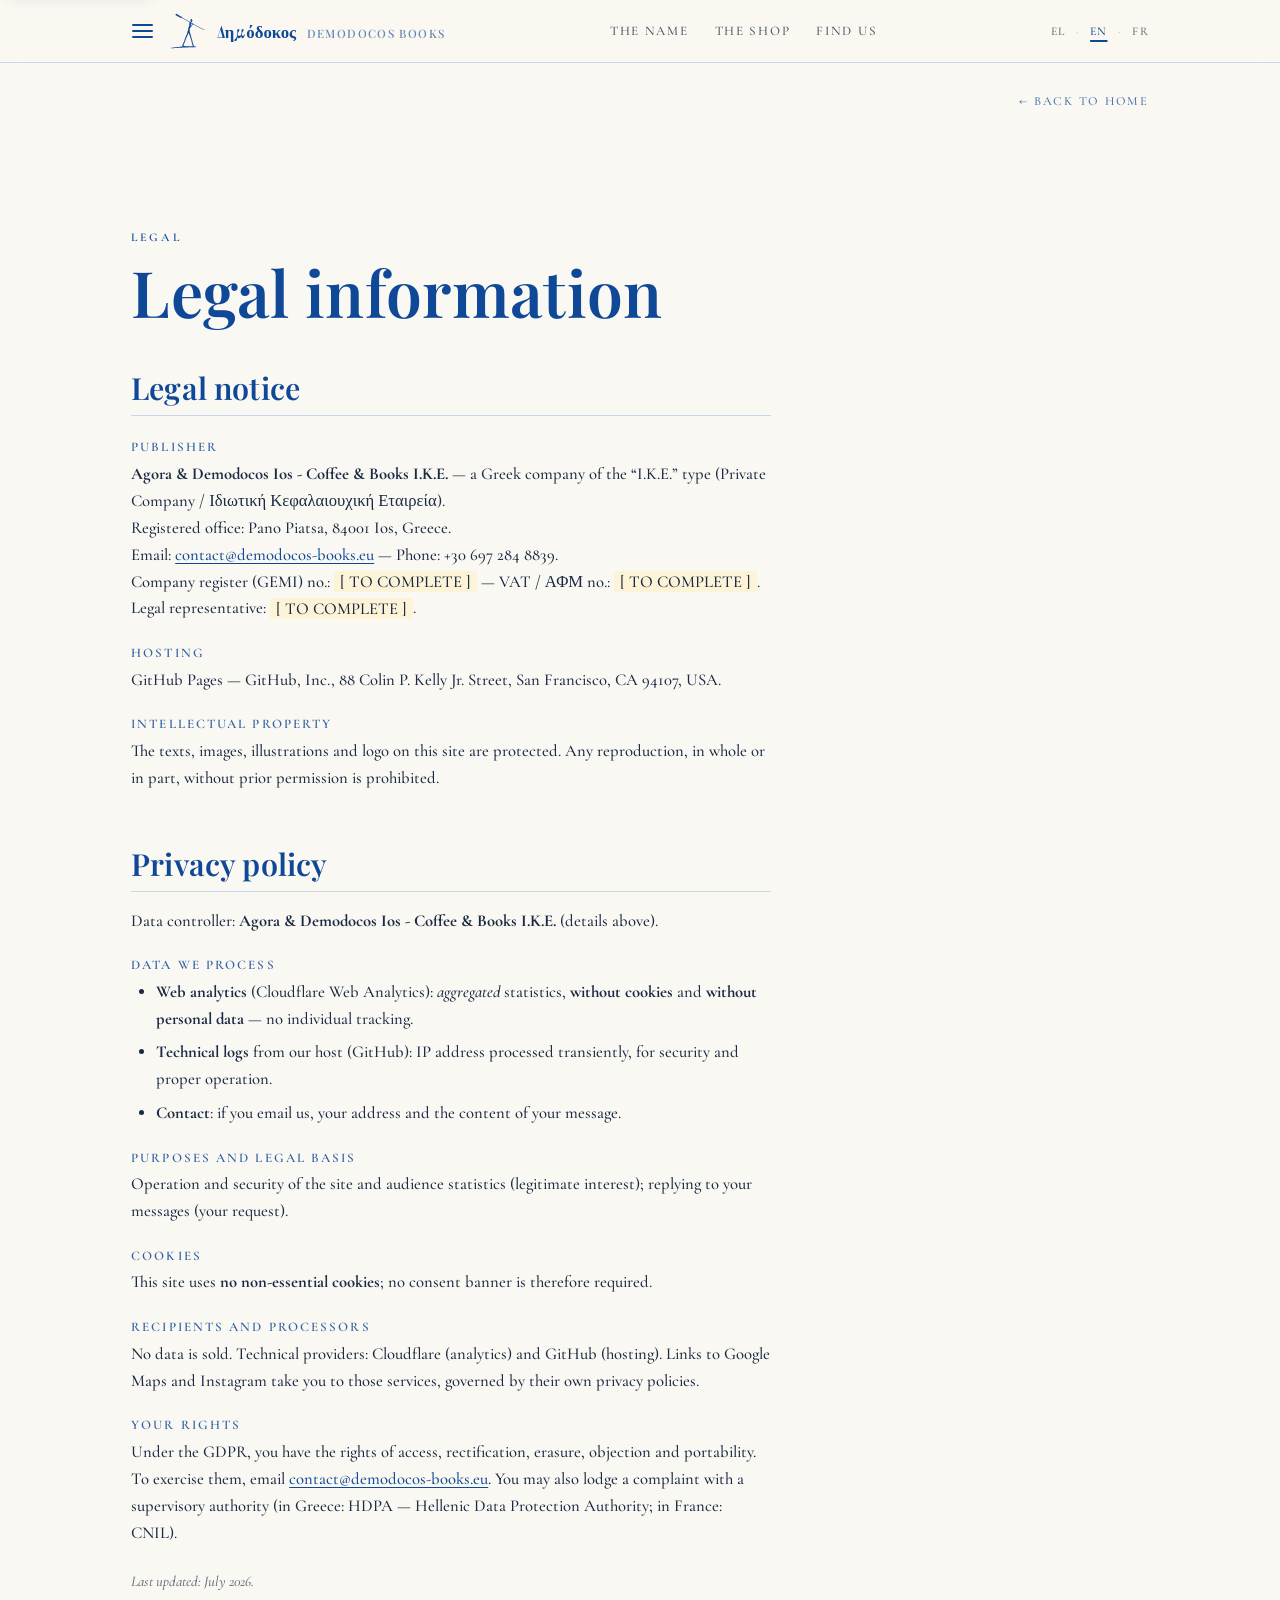
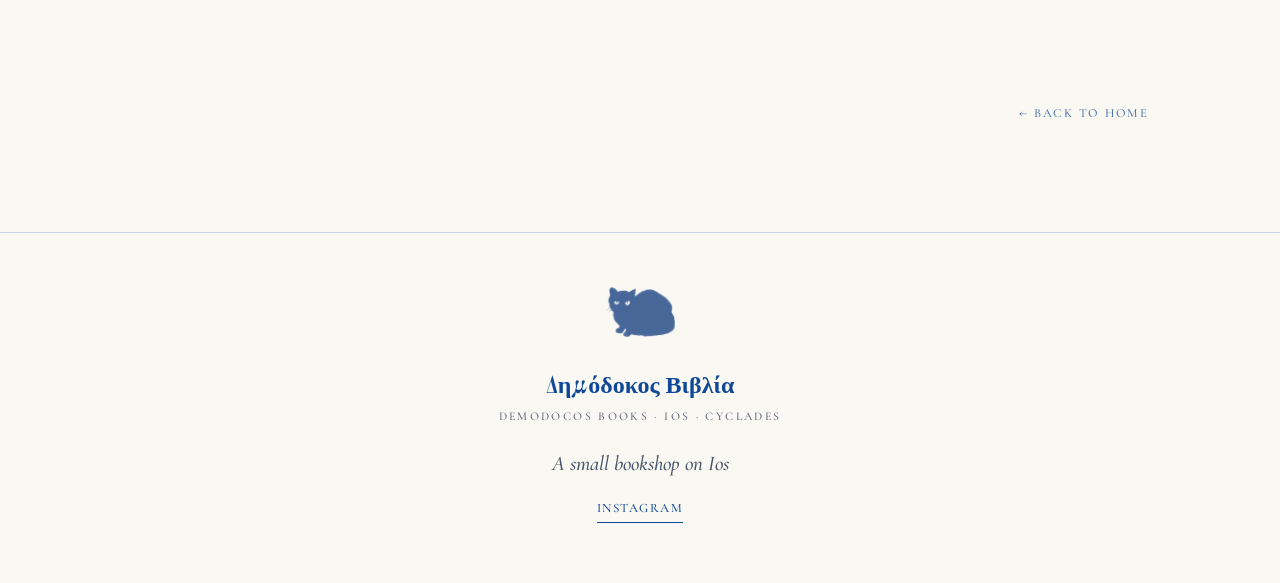
<file: legal.html>
<!DOCTYPE html>
<html lang="en">
<head>
<meta charset="utf-8">
<meta name="viewport" content="width=device-width, initial-scale=1">
<meta name="theme-color" content="#104898">
<title>Legal · Demodocos</title>
<link rel="canonical" href="https://demodocos-books.eu/legal.html">
<meta name="robots" content="noindex">
<link rel="icon" href="favicon.svg" type="image/svg+xml">
<link rel="icon" href="favicon.ico" sizes="any">
<link rel="apple-touch-icon" href="apple-touch-icon.png">
<meta name="apple-mobile-web-app-title" content="Δημόδοκος">
<link rel="manifest" href="manifest.json">
<link rel="preconnect" href="https://fonts.googleapis.com">
<link rel="preconnect" href="https://fonts.gstatic.com" crossorigin>
<link href="https://fonts.googleapis.com/css2?family=Cormorant+Garamond:ital,wght@0,400;0,500;0,600;1,400;1,500&family=Playfair+Display:ital,wght@0,400;0,500;0,600;0,700;1,400&display=swap" rel="stylesheet">
<link rel="stylesheet" href="styles.css">
<style>
  /* Bloc par langue : on n'affiche que celui de la langue courante (site.js pose <html lang>). */
  .legal-lang{display:none}
  html:lang(fr) .legal-lang[lang="fr"],
  html:lang(en) .legal-lang[lang="en"],
  html:lang(el) .legal-lang[lang="el"]{display:block}
  .legal{max-width:64ch}
  .legal h2{font-family:var(--display);font-weight:600;color:var(--ink);font-size:clamp(1.4rem,2.6vw,1.9rem);
    margin:clamp(36px,5vw,56px) 0 .5em;padding-bottom:.35em;border-bottom:1px solid var(--line)}
  .legal h2:first-child{margin-top:0}
  .legal h3{font-family:var(--body);text-transform:uppercase;letter-spacing:.16em;font-size:.82rem;
    color:var(--ink);opacity:.85;margin:1.8em 0 .5em}
  .legal p,.legal li{font-size:1.04rem;line-height:1.62;color:var(--text)}
  .legal p{margin:0 0 .8em}
  .legal ul{margin:0 0 .8em;padding-left:1.2em}
  .legal li{margin:0 0 .4em}
  .legal a{color:var(--ink);text-decoration:underline;text-underline-offset:3px;text-decoration-thickness:.6px}
  .legal .legal-updated{font-style:italic;opacity:.65;font-size:.92rem;margin-top:1.6em}
  .legal .todo{background:#FDF3D6;padding:.05em .35em;border-radius:3px;font-style:normal}
</style>

<!-- ════════════ ZONE À MODIFIER (chrome de la page ; le corps légal est plus bas) ════════════ -->
<script>
const CONTENT = {
  doc_title:   { el:"Νομικές πληροφορίες · Δημόδοκος", en:"Legal · Demodocos", fr:"Mentions légales · Demodocos" },
  back_home:   { el:"Πίσω στην αρχική", en:"Back to home", fr:"Retour à l'accueil" },

  nav_name:    { el:"Το όνομα",      en:"The name",     fr:"Le nom" },
  nav_shop:    { el:"Το βιβλιοπωλείο", en:"The shop",     fr:"La librairie" },
  nav_books:   { el:"Βιβλία",        en:"Books",        fr:"Livres" },
  nav_cafe:    { el:"Καφές",         en:"Coffee",       fr:"Café" },
  nav_road:    { el:"Για τον δρόμο", en:"For the road", fr:"Pour la route" },
  nav_events:  { el:"Εκδηλώσεις",     en:"Events",       fr:"Événements" },
  nav_find:    { el:"Πού είμαστε",   en:"Find us",      fr:"Nous trouver" },

  legal_label: { el:"Νομικά", en:"Legal", fr:"Légal" },
  legal_title: { el:"Νομικές πληροφορίες", en:"Legal information", fr:"Mentions légales" },

  foot_legal:   { el:"Νομικές πληροφορίες", en:"Legal notice", fr:"Mentions légales" },
  foot_tagline: { el:"Ένα μικρό βιβλιοπωλείο στην Ίο", en:"A small bookshop on Ios", fr:"Une petite librairie à Ios" }
};
const INSTAGRAM_URL = "https://www.instagram.com/demodocos.books.ios/";
const DEFAULT_LANG = "en";
</script>
<!-- ═══════════════ FIN DE LA ZONE À MODIFIER ═══════════════ -->
</head>
<body>
<a class="skip-link" href="#main" data-i18n="skip_link">Aller au contenu</a>

<header>
  <div class="wrap bar">
    <div class="bar-left">
      <button class="nav-toggle" id="nav-toggle" type="button" aria-label="Menu" aria-expanded="false" aria-controls="primary-nav">
        <span class="nav-toggle-bars" aria-hidden="true"></span>
      </button>
      <a class="brand" href="index.html"><img class="brand-logo" src="assets/oar-bearer.svg" alt="" aria-hidden="true" width="2019" height="2070"><span class="brand-name"><span class="gr">Δημόδοκος</span><span class="lat">Demodocos Books</span></span></a>
    </div>
    <nav class="links-inline" aria-label="Sections">
      <a href="index.html#name" data-i18n="nav_name"></a>
      <a href="index.html#shop" data-i18n="nav_shop"></a>
      <a href="index.html#find" data-i18n="nav_find"></a>
    </nav>
    <div class="langs" role="group" aria-label="Language">
      <button data-lang="el">EL</button><span class="sep">·</span>
      <button data-lang="en">EN</button><span class="sep">·</span>
      <button data-lang="fr">FR</button>
    </div>
    <nav class="links" id="primary-nav">
      <a href="index.html#name" data-i18n="nav_name"></a>
      <a href="index.html#shop" data-i18n="nav_shop"></a>
      <a class="sub" href="books.html" data-i18n="nav_books"></a>
      <a class="sub" href="coffee.html" data-i18n="nav_cafe"></a>
      <a class="sub" href="road.html" data-i18n="nav_road"></a>
      <a class="sub" href="events.html" data-i18n="nav_events"></a>
      <a href="index.html#find" data-i18n="nav_find"></a>
    </nav>
  </div>
</header>

<main id="main">
  <section class="section">
    <div class="wrap">
      <div class="page-head reveal">
        <div class="ph-back">
          <a class="back-link" href="index.html" data-i18n="back_home"></a>
        </div>
        <span class="label" data-i18n="legal_label"></span>
        <h1 data-i18n="legal_title"></h1>
      </div>

      <div class="legal reveal">

        <!-- ————— FRANÇAIS ————— -->
        <div class="legal-lang" lang="fr">
          <h2>Mentions légales</h2>
          <h3>Éditeur du site</h3>
          <p><strong>Agora &amp; Demodocos Ios - Coffee &amp; Books I.K.E.</strong> — société grecque de forme « I.K.E. » (Ιδιωτική Κεφαλαιουχική Εταιρεία).<br>
          Siège : Pano Piatsa, 84001 Ios, Grèce.<br>
          E-mail : <a href="mailto:contact@demodocos-books.eu">contact@demodocos-books.eu</a> — Téléphone : +30 697 284 8839.<br>
          N° GEMI (registre du commerce) : <span class="todo">[ À COMPLÉTER ]</span> — N° de TVA / ΑΦΜ : <span class="todo">[ À COMPLÉTER ]</span>.<br>
          Représentant légal : <span class="todo">[ À COMPLÉTER ]</span>.</p>
          <h3>Hébergement</h3>
          <p>GitHub Pages — GitHub, Inc., 88 Colin P. Kelly Jr. Street, San Francisco, CA 94107, États-Unis.</p>
          <h3>Propriété intellectuelle</h3>
          <p>Les textes, images, illustrations et le logo de ce site sont protégés. Toute reproduction, même partielle, sans autorisation préalable est interdite.</p>

          <h2>Politique de confidentialité</h2>
          <p>Responsable du traitement : <strong>Agora &amp; Demodocos Ios - Coffee &amp; Books I.K.E.</strong> (coordonnées ci-dessus).</p>
          <h3>Données que nous traitons</h3>
          <ul>
            <li><strong>Mesure d'audience</strong> (Cloudflare Web Analytics) : statistiques <em>agrégées</em>, <strong>sans cookie</strong> et <strong>sans donnée personnelle</strong> — aucun suivi individuel.</li>
            <li><strong>Journaux techniques</strong> de l'hébergeur (GitHub) : adresse IP traitée de façon transitoire, pour la sécurité et le bon fonctionnement du site.</li>
            <li><strong>Contact</strong> : si vous nous écrivez, votre adresse e-mail et le contenu de votre message.</li>
          </ul>
          <h3>Finalités et base légale</h3>
          <p>Fonctionnement et sécurité du site et statistiques de fréquentation (intérêt légitime) ; réponse à vos messages (votre démarche).</p>
          <h3>Cookies</h3>
          <p>Ce site n'utilise <strong>aucun cookie non essentiel</strong> ; aucun bandeau de consentement n'est donc nécessaire.</p>
          <h3>Destinataires et sous-traitants</h3>
          <p>Aucune revente de données. Prestataires techniques : Cloudflare (mesure d'audience) et GitHub (hébergement). Les liens vers Google Maps et Instagram vous redirigent vers ces services, régis par leurs propres politiques de confidentialité.</p>
          <h3>Vos droits</h3>
          <p>Conformément au RGPD, vous disposez des droits d'accès, de rectification, d'effacement, d'opposition et de portabilité. Pour les exercer, écrivez à <a href="mailto:contact@demodocos-books.eu">contact@demodocos-books.eu</a>. Vous pouvez également saisir une autorité de contrôle (en Grèce : HDPA — Αρχή Προστασίας Δεδομένων Προσωπικού Χαρακτήρα ; en France : CNIL).</p>
          <p class="legal-updated">Dernière mise à jour : juillet 2026.</p>
        </div>

        <!-- ————— ENGLISH ————— -->
        <div class="legal-lang" lang="en">
          <h2>Legal notice</h2>
          <h3>Publisher</h3>
          <p><strong>Agora &amp; Demodocos Ios - Coffee &amp; Books I.K.E.</strong> — a Greek company of the “I.K.E.” type (Private Company / Ιδιωτική Κεφαλαιουχική Εταιρεία).<br>
          Registered office: Pano Piatsa, 84001 Ios, Greece.<br>
          Email: <a href="mailto:contact@demodocos-books.eu">contact@demodocos-books.eu</a> — Phone: +30 697 284 8839.<br>
          Company register (GEMI) no.: <span class="todo">[ TO COMPLETE ]</span> — VAT / ΑΦΜ no.: <span class="todo">[ TO COMPLETE ]</span>.<br>
          Legal representative: <span class="todo">[ TO COMPLETE ]</span>.</p>
          <h3>Hosting</h3>
          <p>GitHub Pages — GitHub, Inc., 88 Colin P. Kelly Jr. Street, San Francisco, CA 94107, USA.</p>
          <h3>Intellectual property</h3>
          <p>The texts, images, illustrations and logo on this site are protected. Any reproduction, in whole or in part, without prior permission is prohibited.</p>

          <h2>Privacy policy</h2>
          <p>Data controller: <strong>Agora &amp; Demodocos Ios - Coffee &amp; Books I.K.E.</strong> (details above).</p>
          <h3>Data we process</h3>
          <ul>
            <li><strong>Web analytics</strong> (Cloudflare Web Analytics): <em>aggregated</em> statistics, <strong>without cookies</strong> and <strong>without personal data</strong> — no individual tracking.</li>
            <li><strong>Technical logs</strong> from our host (GitHub): IP address processed transiently, for security and proper operation.</li>
            <li><strong>Contact</strong>: if you email us, your address and the content of your message.</li>
          </ul>
          <h3>Purposes and legal basis</h3>
          <p>Operation and security of the site and audience statistics (legitimate interest); replying to your messages (your request).</p>
          <h3>Cookies</h3>
          <p>This site uses <strong>no non-essential cookies</strong>; no consent banner is therefore required.</p>
          <h3>Recipients and processors</h3>
          <p>No data is sold. Technical providers: Cloudflare (analytics) and GitHub (hosting). Links to Google Maps and Instagram take you to those services, governed by their own privacy policies.</p>
          <h3>Your rights</h3>
          <p>Under the GDPR, you have the rights of access, rectification, erasure, objection and portability. To exercise them, email <a href="mailto:contact@demodocos-books.eu">contact@demodocos-books.eu</a>. You may also lodge a complaint with a supervisory authority (in Greece: HDPA — Hellenic Data Protection Authority; in France: CNIL).</p>
          <p class="legal-updated">Last updated: July 2026.</p>
        </div>

        <!-- ————— ΕΛΛΗΝΙΚΑ ————— -->
        <div class="legal-lang" lang="el">
          <h2>Νομικές πληροφορίες</h2>
          <h3>Εκδότης</h3>
          <p><strong>Agora &amp; Demodocos Ios - Coffee &amp; Books Ι.Κ.Ε.</strong> — ελληνική εταιρεία μορφής «Ι.Κ.Ε.» (Ιδιωτική Κεφαλαιουχική Εταιρεία).<br>
          Έδρα: Πάνω Πιάτσα, 84001 Ίος, Ελλάδα.<br>
          E-mail: <a href="mailto:contact@demodocos-books.eu">contact@demodocos-books.eu</a> — Τηλέφωνο: +30 697 284 8839.<br>
          Αρ. ΓΕΜΗ: <span class="todo">[ ΠΡΟΣ ΣΥΜΠΛΗΡΩΣΗ ]</span> — ΑΦΜ: <span class="todo">[ ΠΡΟΣ ΣΥΜΠΛΗΡΩΣΗ ]</span>.<br>
          Νόμιμος εκπρόσωπος: <span class="todo">[ ΠΡΟΣ ΣΥΜΠΛΗΡΩΣΗ ]</span>.</p>
          <h3>Φιλοξενία</h3>
          <p>GitHub Pages — GitHub, Inc., 88 Colin P. Kelly Jr. Street, San Francisco, CA 94107, ΗΠΑ.</p>
          <h3>Πνευματική ιδιοκτησία</h3>
          <p>Τα κείμενα, οι εικόνες, οι εικονογραφήσεις και το λογότυπο του ιστότοπου προστατεύονται. Απαγορεύεται κάθε αναπαραγωγή, ολική ή μερική, χωρίς προηγούμενη άδεια.</p>

          <h2>Πολιτική απορρήτου</h2>
          <p>Υπεύθυνος επεξεργασίας: <strong>Agora &amp; Demodocos Ios - Coffee &amp; Books Ι.Κ.Ε.</strong> (στοιχεία παραπάνω).</p>
          <h3>Δεδομένα που επεξεργαζόμαστε</h3>
          <ul>
            <li><strong>Μέτρηση επισκεψιμότητας</strong> (Cloudflare Web Analytics): <em>συγκεντρωτικά</em> στατιστικά, <strong>χωρίς cookies</strong> και <strong>χωρίς προσωπικά δεδομένα</strong> — καμία ατομική παρακολούθηση.</li>
            <li><strong>Τεχνικά αρχεία καταγραφής</strong> του παρόχου φιλοξενίας (GitHub): διεύθυνση IP που υφίσταται προσωρινή επεξεργασία, για την ασφάλεια και τη λειτουργία.</li>
            <li><strong>Επικοινωνία</strong>: αν μας γράψετε, η διεύθυνση e-mail σας και το περιεχόμενο του μηνύματος.</li>
          </ul>
          <h3>Σκοποί και νομική βάση</h3>
          <p>Λειτουργία και ασφάλεια του ιστότοπου και στατιστικά επισκεψιμότητας (έννομο συμφέρον)· απάντηση στα μηνύματά σας (αίτημά σας).</p>
          <h3>Cookies</h3>
          <p>Ο ιστότοπος δεν χρησιμοποιεί <strong>κανένα μη απαραίτητο cookie</strong>· επομένως δεν απαιτείται μπάνερ συγκατάθεσης.</p>
          <h3>Αποδέκτες και εκτελούντες την επεξεργασία</h3>
          <p>Καμία πώληση δεδομένων. Τεχνικοί πάροχοι: Cloudflare (μέτρηση επισκεψιμότητας) και GitHub (φιλοξενία). Οι σύνδεσμοι προς Google Maps και Instagram σας μεταφέρουν σε αυτές τις υπηρεσίες, που διέπονται από τις δικές τους πολιτικές.</p>
          <h3>Τα δικαιώματά σας</h3>
          <p>Σύμφωνα με τον ΓΚΠΔ, έχετε δικαίωμα πρόσβασης, διόρθωσης, διαγραφής, εναντίωσης και φορητότητας. Για την άσκησή τους: <a href="mailto:contact@demodocos-books.eu">contact@demodocos-books.eu</a>. Μπορείτε επίσης να υποβάλετε καταγγελία στην εποπτική αρχή (στην Ελλάδα: ΑΠΔΠΧ — Αρχή Προστασίας Δεδομένων Προσωπικού Χαρακτήρα).</p>
          <p class="legal-updated">Τελευταία ενημέρωση: Ιούλιος 2026.</p>
        </div>

      </div>

      <a class="back-link at-foot" href="index.html" data-i18n="back_home"></a>
    </div>
  </section>
</main>

<footer>
  <div class="wrap">
    <img class="cat" src="assets/chat-demodocos.png" alt="" aria-hidden="true" width="287" height="208" style="width:69px">
    <div class="fbrand">Δημόδοκος Βιβλία</div>
    <div class="flat">Demodocos Books · Ios · Cyclades</div>
    <div class="ftag" data-i18n="foot_tagline"></div>
    <a class="flink" id="insta-foot" target="_blank" rel="noopener">Instagram</a>
  </div>
</footer>

<script src="site.js"></script>
<!-- Cloudflare Web Analytics -->
<script type="module" src="https://static.cloudflareinsights.com/beacon.min.js" data-cf-beacon='{"token": "95e013520fd74728aa41e473294a8e9d"}'></script>
<!-- End Cloudflare Web Analytics -->
</body>
</html>
</file>
<file: styles.css>
:root{
    --paper:#FAF8F2;        /* blanc chaulé des Cyclades */
    --ink:#104898;          /* le bleu cobalt de la marque */
    --ink-deep:#0A2E63;     /* bleu profond (survol, ombres) */
    --text:#1B2A44;         /* bleu ardoise pour le texte courant */
    --wash:#EAF0F8;         /* lavis bleu pâle (sections alternées) */
    --line:#C9D6EA;         /* filets fins */
    --maxw:1120px;
    --display:"Playfair Display",Georgia,serif;
    --body:"Cormorant Garamond",Georgia,serif;
  }
  *{box-sizing:border-box}
  html{scroll-behavior:smooth}
  /* Sauts d'ancre (« Lire la suite », retour à l'accueil depuis une sous-page) : sur mobile,
     le padding des sections (min 58px) est < à l'en-tête collante (~63px), donc le texte visé
     passait sous l'en-tête. On réserve la hauteur de l'en-tête. Desktop inchangé (padding large). */
  @media(max-width:760px){ html{scroll-padding-top:70px} }
  body{
    margin:0;background:var(--paper);color:var(--text);
    font-family:var(--body);font-size:21px;line-height:1.55;
    font-weight:500;-webkit-font-smoothing:antialiased;
    text-rendering:optimizeLegibility;
  }
  .wrap{max-width:var(--maxw);margin:0 auto;padding:0 clamp(28px,4vw,56px)}

  /* —— typographie —— */
  h1,h2,h3{font-family:var(--display);font-weight:600;color:var(--ink);
    line-height:1.08;letter-spacing:.005em;margin:0}
  .label{font-family:var(--body);text-transform:uppercase;letter-spacing:.26em;
    font-size:.74rem;font-weight:600;color:var(--ink);}
  .epigraph{font-family:var(--display);font-style:italic;font-weight:400;
    color:var(--ink);line-height:1.35;}
  .attr{font-size:.82em;font-style:italic;color:var(--ink);opacity:.8;letter-spacing:.04em}

  a{color:var(--ink);text-decoration:none}
  a:focus-visible,button:focus-visible{outline:2px solid var(--ink);outline-offset:3px;border-radius:2px}

  /* —— utilitaires accessibilité —— */
  .sr-only{position:absolute;width:1px;height:1px;padding:0;margin:-1px;overflow:hidden;
    clip:rect(0,0,0,0);white-space:nowrap;border:0}
  /* Lien d'évitement : hors écran, réapparaît en haut à gauche au premier Tab
     (clavier / lecteur d'écran) pour sauter l'en-tête répété. */
  .skip-link{position:fixed;left:10px;top:-56px;z-index:100;
    background:var(--ink);color:var(--paper);border-radius:5px;
    padding:9px 16px;font-family:var(--body);font-size:.98rem;letter-spacing:.02em;
    box-shadow:0 6px 18px rgba(10,46,99,.28);transition:top .16s ease}
  .skip-link:focus{top:10px;outline:2px solid var(--ink);outline-offset:2px}

  /* —— en-tête —— */
  header{position:sticky;top:0;z-index:20;
    background:color-mix(in srgb,var(--paper) 86%,transparent);
    backdrop-filter:blur(8px);border-bottom:1px solid var(--line)}
  .bar{display:flex;align-items:center;justify-content:space-between;
    gap:16px;height:62px}
  .brand{display:flex;align-items:center;gap:.55em;font-family:var(--display);
    color:var(--ink);white-space:nowrap}
  .brand-logo{height:36px;width:auto;flex:none;display:block}   /* porteur de rame, petit, collé à gauche */
  .brand-name{display:inline-flex;align-items:baseline;gap:.5em}   /* le wordmark garde sa ligne de base interne */
  .brand .gr{font-size:1.05rem;font-weight:600}
  .brand .lat{font-size:.72rem;letter-spacing:.12em;text-transform:uppercase;opacity:.65}
  .bar-left{display:flex;align-items:center;gap:8px}   /* burger + logo, collés à gauche */

  /* Nav inline (niveau 1) — visible en desktop pour un accès rapide ; masquée sous le
     breakpoint (le burger prend le relais). Le menu complet reste dans le burger. */
  .links-inline{display:flex;gap:26px;align-items:center}
  .links-inline a{font-size:.82rem;letter-spacing:.13em;text-transform:uppercase;
    color:var(--text);opacity:.78;transition:opacity .2s}
  .links-inline a:hover{opacity:1;color:var(--ink)}

  /* Burger PERMANENT (toutes largeurs) — traits fins cobalt, se transforme en croix à l'ouverture */
  .nav-toggle{display:inline-flex;align-items:center;justify-content:center;
    width:40px;height:40px;margin-left:-9px;padding:0;background:none;border:0;cursor:pointer;color:var(--ink)}
  .nav-toggle-bars,.nav-toggle-bars::before,.nav-toggle-bars::after{
    content:"";display:block;width:21px;height:1.5px;background:currentColor;border-radius:2px;
    transition:transform .22s ease,background .22s ease}
  .nav-toggle-bars{position:relative}
  .nav-toggle-bars::before{position:absolute;left:0;top:-6px}
  .nav-toggle-bars::after{position:absolute;left:0;top:6px}
  .nav-toggle[aria-expanded="true"] .nav-toggle-bars{background:transparent}
  .nav-toggle[aria-expanded="true"] .nav-toggle-bars::before{transform:translateY(6px) rotate(45deg)}
  .nav-toggle[aria-expanded="true"] .nav-toggle-bars::after{transform:translateY(-6px) rotate(-45deg)}
  .langs{display:flex;gap:2px;align-items:center;font-size:.74rem;letter-spacing:.08em;
    margin-right:-9px}   /* compense le padding-droit du bouton → gouttière droite = gouttière gauche du logo */
  .langs button{background:none;border:0;cursor:pointer;color:var(--text);
    opacity:.7;padding:13px 9px;font:inherit;text-transform:uppercase;letter-spacing:.1em;
    transition:opacity .2s,color .2s}   /* padding vertical porté à 13px → cible tactile ≈ 44px */
  .langs button:hover{opacity:.9}
  .langs button[aria-pressed="true"]{opacity:1;color:var(--ink);
    text-decoration:underline;text-underline-offset:5px;text-decoration-thickness:1.5px}
  .langs .sep{opacity:.3}
  /* Menu complet = panneau déroulant sous l'en-tête, à TOUTES les largeurs, ouvert par le burger */
  nav.links{position:absolute;top:100%;left:0;right:0;z-index:19;
    display:none;flex-direction:column;align-items:stretch;gap:0;
    background:var(--paper);border-bottom:1px solid var(--line);box-shadow:0 14px 26px rgba(10,46,99,.07);
    padding:2px clamp(28px,4vw,56px) 10px}
  nav.links.open{display:flex}
  nav.links a{padding:13px 0;font-size:.82rem;letter-spacing:.13em;text-transform:uppercase;
    color:var(--text);opacity:.82;border-top:1px solid var(--line);transition:opacity .2s}
  nav.links a:hover{opacity:1;color:var(--ink)}
  nav.links a:first-child{border-top:0}
  nav.links a.sub{padding-left:20px;font-size:.76rem;opacity:.68}   /* en retrait sous « The shop » */
  @media(max-width:760px){ .links-inline{display:none} }   /* sous le breakpoint : seul le burger */
  @media(max-width:600px){ .brand .lat{display:none} }   /* wordmark : Δημόδοκος seul dès 600px (le latin faisait déborder l'en-tête) */
  @media(max-width:560px){
    .langs .sep{display:none}   /* séparateurs · retirés sous le breakpoint */
    .langs{gap:2px;margin-right:0}   /* pas de marge négative sur mobile → FR décollé du bord */
    .langs button{padding-left:5px;padding-right:5px}   /* resserre EL/EN/FR (le · a disparu) ; hauteur 44px préservée (padding vertical inchangé) */
  }

  /* —— accueil —— */
  .hero{position:relative;overflow:hidden}
  .hero-grid{display:grid;grid-template-columns:1.15fr .85fr;gap:40px;
    align-items:center;padding-top:clamp(40px,7vw,86px);padding-bottom:clamp(36px,5vw,60px)}
  .hero-place{margin-bottom:22px}
  .hero-grid>div{min-width:0}
  .hero h1{font-size:clamp(2.6rem,6.5vw,5rem);letter-spacing:-.01em}
  .hero .gr-title{font-family:var(--display);font-size:clamp(1.3rem,3.4vw,2.1rem);
    color:var(--ink);opacity:.55;font-weight:500;margin-top:.18em;letter-spacing:.01em}
  .hero-kicker{font-style:italic;font-size:1.18rem;color:var(--text);margin-top:1.1em;opacity:.85}
  .hero-epi{margin-top:1.9em;max-width:30ch}
  .hero-epi .epigraph{font-size:1.36rem}
  .hero-epi .attr{display:block;margin-top:.7em}
  .figure-stage{display:flex;flex-direction:column;align-items:center;justify-content:center}
  .figure-stage svg.fig{width:min(330px,80%);height:auto;color:var(--ink);
    display:block}
  .scroll-cue{display:flex;justify-content:center;padding-bottom:30px}
  .scroll-cue a{font-family:var(--body);text-transform:uppercase;letter-spacing:.24em;
    font-size:.72rem;color:var(--ink);opacity:.8;display:inline-flex;flex-direction:column;
    align-items:center;gap:8px}
  .scroll-cue .arr{width:1px;height:34px;background:var(--ink);opacity:.6;
    animation:drop 2.4s ease-in-out infinite}
  @keyframes drop{0%,100%{transform:scaleY(.5);transform-origin:top;opacity:.3}
    50%{transform:scaleY(1);opacity:.7}}
  @media(max-width:780px){
    .hero-grid{grid-template-columns:1fr;text-align:center;gap:24px}
    .hero-place,.hero-epi{margin-left:auto;margin-right:auto}
    .figure-stage{order:-1}
    .figure-stage svg.fig{width:min(220px,56%)}
  }

  /* —— sections —— */
  .section{padding:clamp(58px,9vw,108px) 0}
  .section.wash{background:var(--wash);border-top:1px solid var(--line);
    border-bottom:1px solid var(--line)}
  .sec-head{margin-bottom:clamp(28px,4vw,46px)}
  .sec-head .label{display:block;margin-bottom:.9em}
  .sec-head h2{font-size:clamp(2rem,5vw,3.3rem)}

  /* le nom */
  .name-body{max-width:62ch;font-size:1.16rem;line-height:1.62}
  .homer{margin-top:2.4em;padding-left:24px;border-left:2px solid var(--ink)}
  .homer .epigraph{font-size:1.5rem;max-width:34ch}
  .homer .attr{display:block;margin-top:.7em}

  /* divider œil */
  .eye-divider{display:flex;align-items:center;gap:22px;
    max-width:340px;margin:clamp(48px,7vw,76px) auto 0}
  .eye-divider .ln{flex:1;height:1px;background:var(--line)}
  .eye-divider svg{width:46px;height:auto;color:var(--ink);opacity:.85}

  /* cartes */
  .cards{display:grid;grid-template-columns:repeat(2,1fr);gap:1px;
    background:var(--line);border:1px solid var(--line)}   /* 4 cartes en 2×2 (descriptions longues : plus aéré qu'une rangée de 4) */
  .card{background:var(--paper);padding:clamp(28px,3.4vw,42px) clamp(22px,2.6vw,32px)}
  .section.wash .card{background:var(--wash)}
  .card .ic{width:52px;height:52px;color:var(--ink);margin-bottom:20px}
  .card h3{font-size:1.55rem;margin-bottom:.4em}
  .card p{margin:0;font-size:1.06rem;line-height:1.5;color:var(--text);opacity:.92}
  @media(max-width:780px){ .cards{grid-template-columns:1fr} }

  /* nous trouver */
  .find-grid{display:grid;grid-template-columns:1.1fr .9fr;gap:clamp(36px,6vw,72px);
    align-items:center}
  .find-body{font-size:1.16rem;line-height:1.6;max-width:38ch;margin-bottom:1.8em}
  .info{border-top:1px solid var(--line)}
  .info .row{display:flex;gap:18px;padding:16px 0;border-bottom:1px solid var(--line);
    align-items:baseline}
  .info .k{font-family:var(--body);text-transform:uppercase;letter-spacing:.18em;
    font-size:.72rem;color:var(--ink);min-width:96px;font-weight:600}
  .info .v{font-size:1.08rem;color:var(--text)}
  .info .v.todo{color:var(--ink);opacity:.55;font-style:italic}
  .find-actions{display:flex;flex-wrap:wrap;align-items:center;gap:10px 22px;margin-top:1.9em}
  .insta-btn{display:inline-flex;align-items:center;gap:11px;
    border:1.5px solid var(--ink);color:var(--ink);padding:13px 22px;border-radius:40px;
    font-size:.84rem;letter-spacing:.14em;text-transform:uppercase;
    transition:background .2s,color .2s}
  .insta-btn:hover{background:var(--ink);color:var(--paper)}
  .insta-btn svg{width:18px;height:18px}
  .map-btn{color:var(--ink);font-size:.84rem;letter-spacing:.14em;text-transform:uppercase;
    border-bottom:1px solid var(--ink);padding-bottom:3px;transition:opacity .2s}
  .map-btn::after{content:" \2197"}
  .map-btn:hover{opacity:.6}
  .info .v a{color:var(--ink);border-bottom:1px solid var(--line);transition:border-color .2s}
  .info .v a:hover{border-color:var(--ink)}
  .door-stage{display:flex;justify-content:center}
  .door-stage svg{width:min(220px,70%);height:auto;color:var(--ink)}
  @media(max-width:780px){
    .find-grid{grid-template-columns:1fr;gap:30px}
    .door-stage{order:-1} .door-stage svg{width:150px}
  }

  /* pied de page */
  footer{border-top:1px solid var(--line);padding:54px 0 60px;text-align:center}
  footer .cat{width:46px;height:auto;color:var(--ink);opacity:.8;margin-bottom:18px}
  footer .fbrand{font-family:var(--display);color:var(--ink);font-size:1.5rem;font-weight:600}
  footer .flat{font-size:.74rem;letter-spacing:.2em;text-transform:uppercase;
    color:var(--text);opacity:.7;margin-top:.4em}
  footer .ftag{font-style:italic;color:var(--text);opacity:.8;margin-top:1.1em}
  footer .flink{display:inline-block;margin-top:1.4em;font-size:.8rem;letter-spacing:.12em;
    text-transform:uppercase;border-bottom:1px solid var(--ink);padding-bottom:3px}

  /* apparition au défilement */
  .reveal{opacity:0;transform:translateY(22px);
    transition:opacity .8s ease,transform .8s ease}
  .reveal.in{opacity:1;transform:none}
  .hero .reveal{transition-delay:.05s}
  @media(prefers-reduced-motion:reduce){
    *{animation:none!important}
    .reveal{opacity:1;transform:none;transition:none}
    html{scroll-behavior:auto}
  }

  /* —— photos —— */
  .plate{padding-top:clamp(32px,5vw,60px);padding-bottom:clamp(32px,5vw,60px)}
  .plate img{display:block;margin:0 auto;width:auto;max-width:min(460px,92%);
    max-height:78vh;height:auto;border:1px solid var(--line)}
  .shot{margin:clamp(40px,6vw,72px) 0 0}
  .shot img{display:block;width:100%;height:auto;border:1px solid var(--line)}
  .door-stage img.door-photo{width:min(320px,88%);height:auto;display:block;
    border:1px solid var(--line)}
  @media(max-width:780px){ .door-stage img.door-photo{width:220px} }

  /* —— cartes cliquables (liens vers les pages détaillées) —— */
  a.card{display:block;color:inherit;transition:background .2s}
  a.card:hover{background:var(--wash)}
  .section.wash a.card:hover{background:var(--paper)}
  a.card .more{display:inline-block;margin-top:1em;font-size:.78rem;letter-spacing:.14em;
    text-transform:uppercase;color:var(--ink);opacity:.75;transition:opacity .2s}
  a.card .more::after{content:" \2192"}
  a.card:hover .more{opacity:1}

  /* —— pages détaillées : en-tête + galerie —— */
  .back-link{display:inline-block;margin-bottom:1.4em;font-size:.78rem;letter-spacing:.14em;
    text-transform:uppercase;color:var(--ink);opacity:.75;transition:opacity .2s}
  .back-link::before{content:"\2190  "}
  .back-link:hover{opacity:1}
  /* lien retour EN HAUT : remonté juste sous la ligne de l'en-tête. La marge négative annule
     la majeure partie du padding de section (→ ~20px sous l'en-tête), la marge basse remet
     le bloc titre à sa place → le lien est bien écarté de l'eyebrow. Aligné à droite. */
  .ph-back{text-align:right;
    margin-top:calc(20px - clamp(58px,9vw,108px));
    margin-bottom:calc(clamp(58px,9vw,108px) - 9px)}
  /* lien retour EN BAS : bien dégagé du contenu, aligné à droite (comme celui du haut) */
  .back-link.at-foot{display:block;width:fit-content;margin:clamp(72px,10vw,110px) 0 0 auto}
  .page-head{margin-bottom:clamp(28px,4vw,46px)}
  .page-head .label{display:block;margin-bottom:.9em}
  .page-head h1{font-size:clamp(2.2rem,6vw,4rem)}
  .page-intro{font-size:1.16rem;line-height:1.62;max-width:54ch;margin-top:1.1em;color:var(--text)}

  .gallery{display:grid;grid-template-columns:repeat(2,1fr);gap:clamp(22px,3.4vw,44px)}
  .gallery.cols-3{grid-template-columns:repeat(3,1fr)}
  .gitem{margin:0;min-width:0}
  .gitem .zoom{display:block;width:100%;padding:0;border:0;background:none;cursor:zoom-in;line-height:0}
  .gitem img{display:block;width:100%;height:auto;border:1px solid var(--line);
    aspect-ratio:4/5;object-fit:cover}
  .gitem.wide img{aspect-ratio:3/2}
  .gitem h3{font-size:1.3rem;margin-top:.65em}
  .gitem .pitch{font-family:var(--display);font-style:italic;
    font-size:1.12rem;color:var(--ink);line-height:1.4;margin:.3em 0 0;max-width:36ch}
  .gitem .cap{font-size:1rem;color:var(--text);opacity:.85;margin:.55em 0 0}
  @media(max-width:680px){ .gallery,.gallery.cols-3{grid-template-columns:1fr} }

  /* —— lightbox —— */
  .lightbox{position:fixed;inset:0;z-index:50;display:none;align-items:center;justify-content:center;
    padding:clamp(16px,4vw,52px);background:color-mix(in srgb,var(--ink-deep) 90%,transparent)}
  .lightbox.open{display:flex}
  .lightbox img{max-width:100%;max-height:90vh;width:auto;height:auto;
    border:2px solid var(--paper);box-shadow:0 24px 64px rgba(0,0,0,.45)}
  .lightbox .close{position:absolute;top:14px;right:18px;background:none;border:0;
    color:var(--paper);font-size:2.2rem;line-height:1;cursor:pointer;padding:8px 12px}
  .lightbox .close:focus-visible{outline:2px solid var(--paper);outline-offset:3px}
</file>
